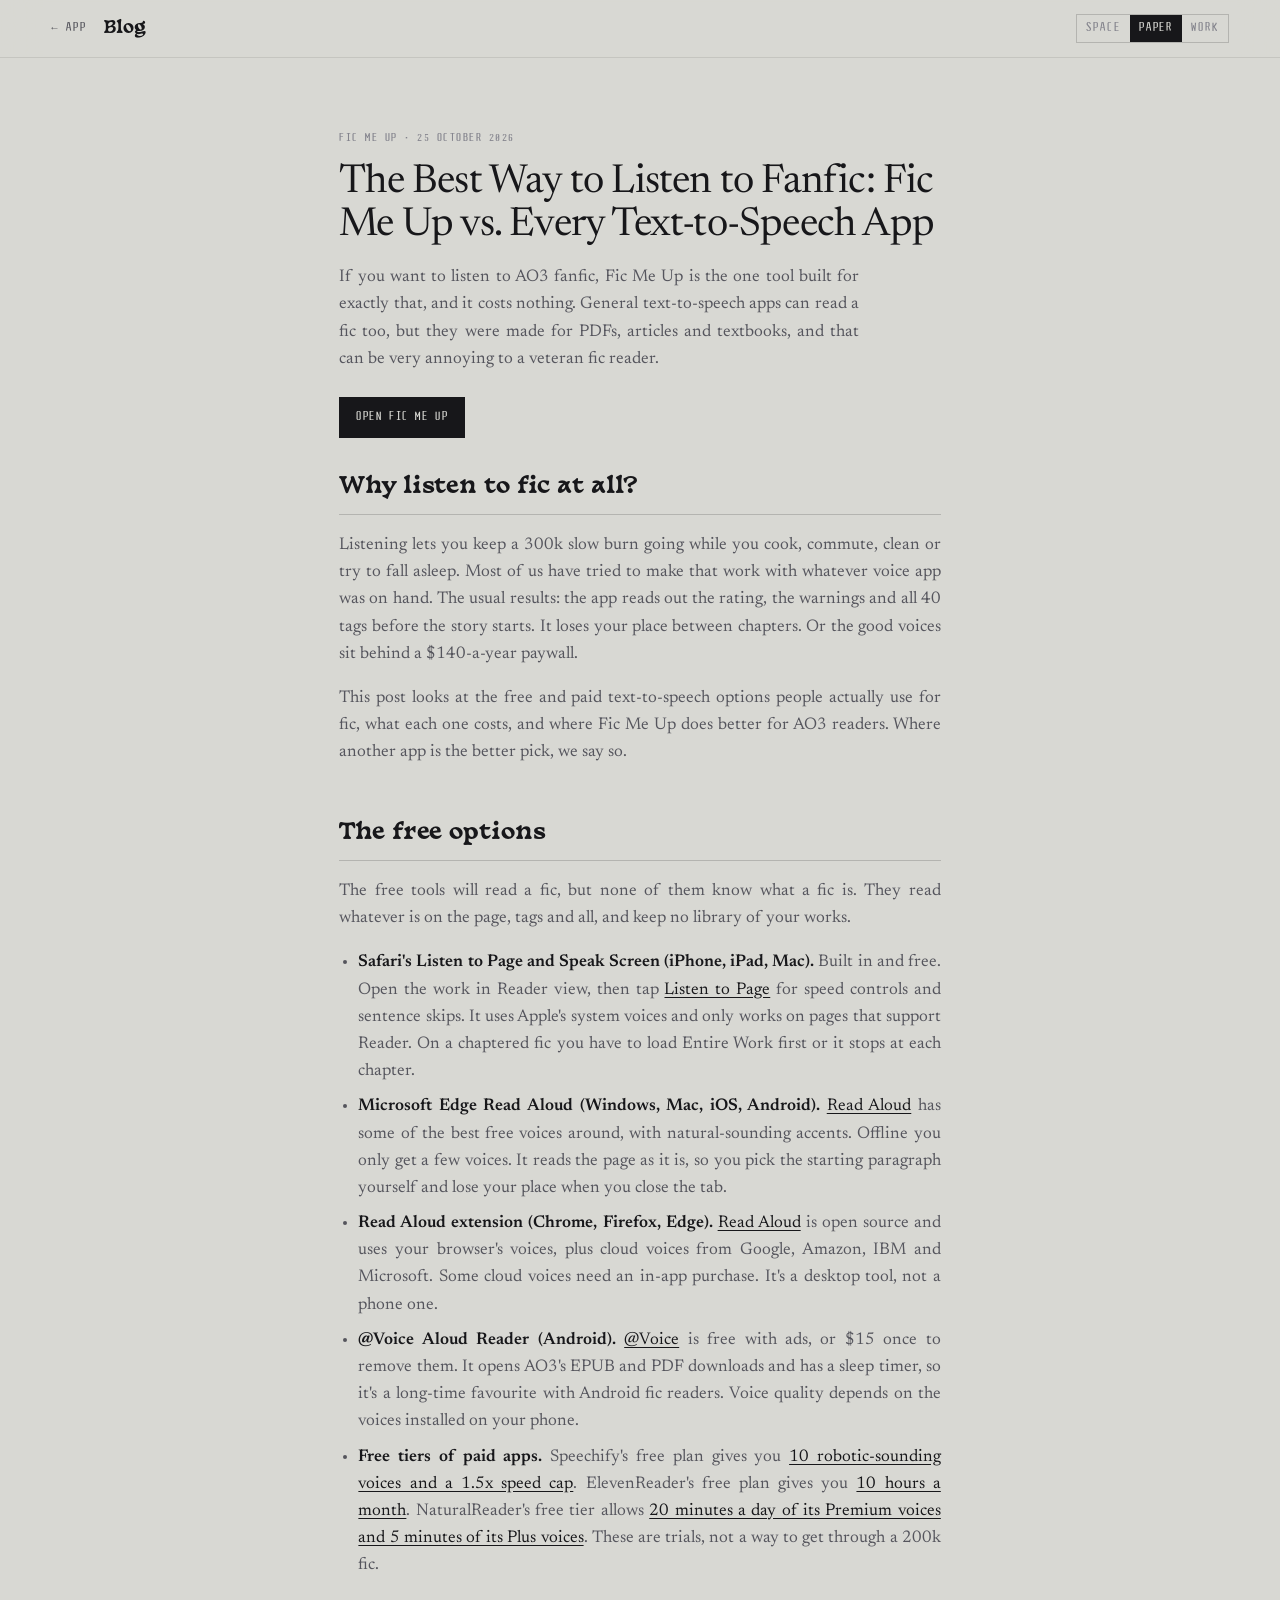
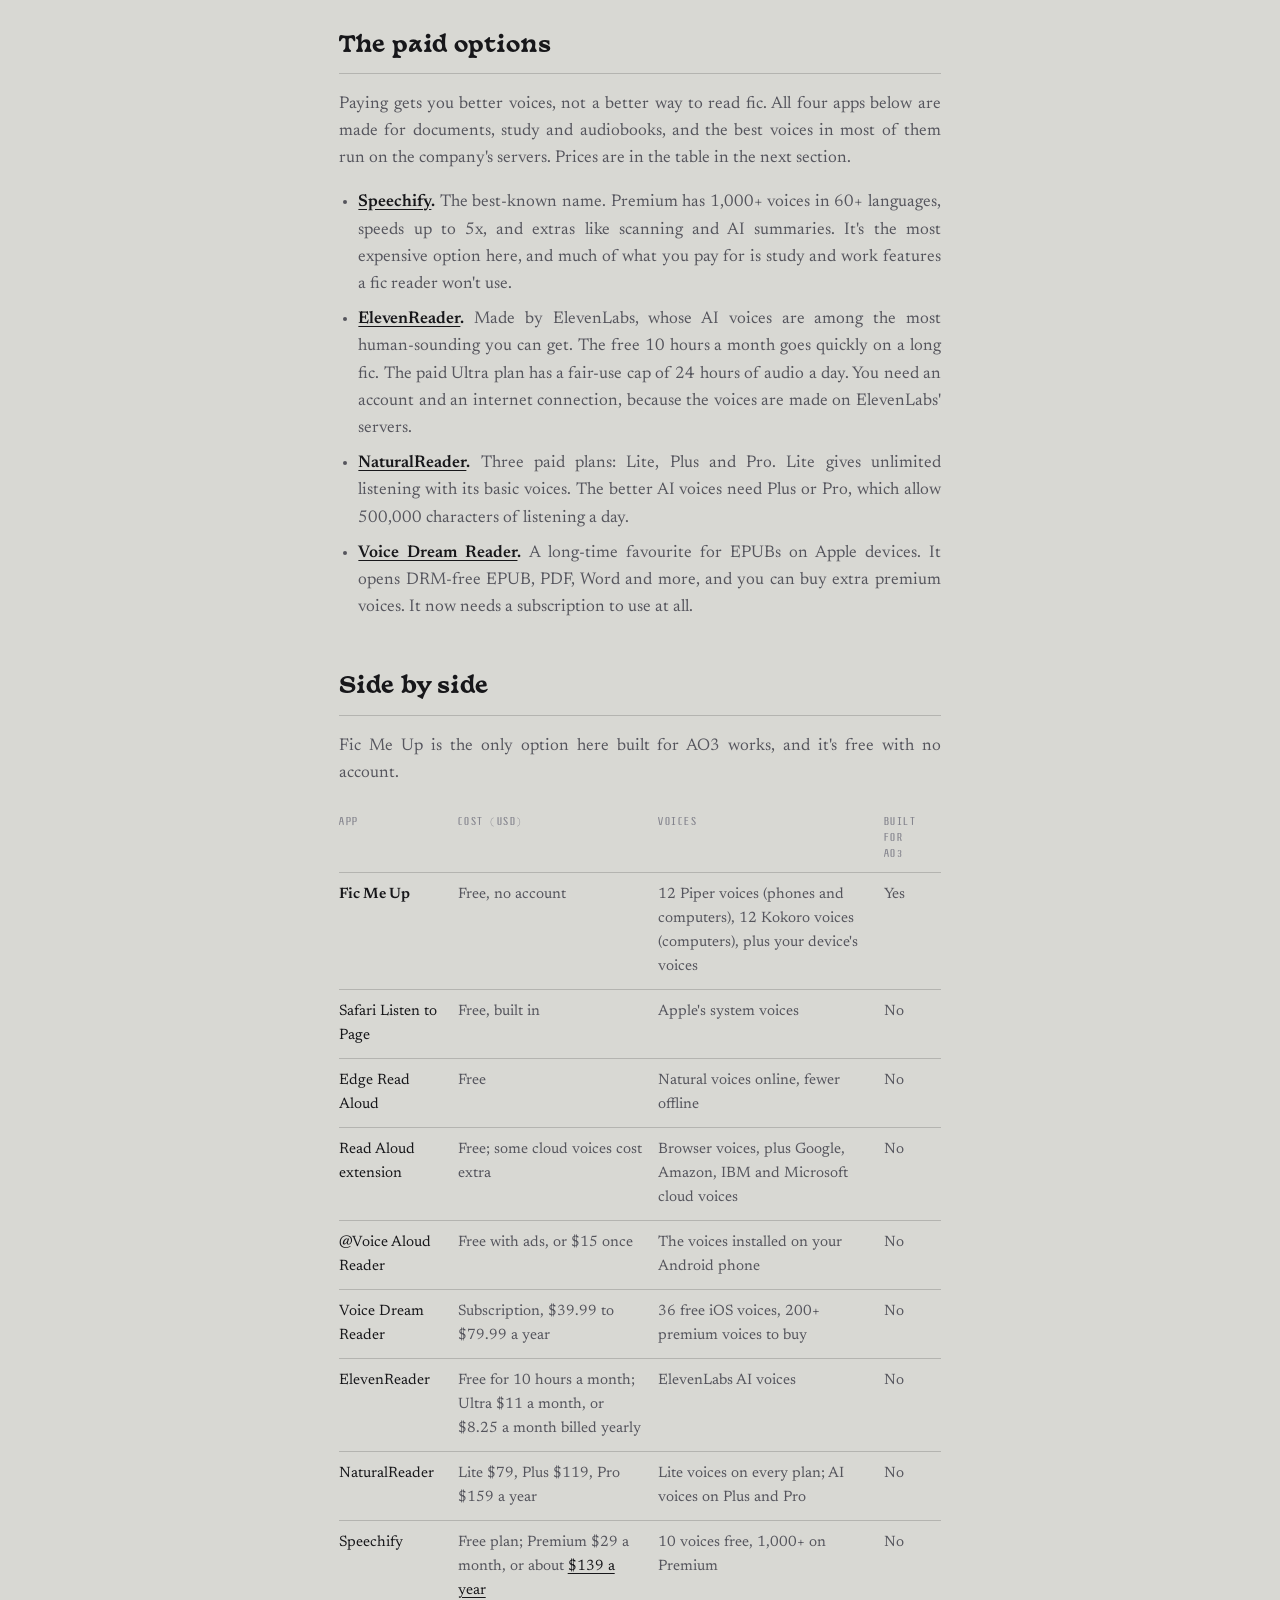
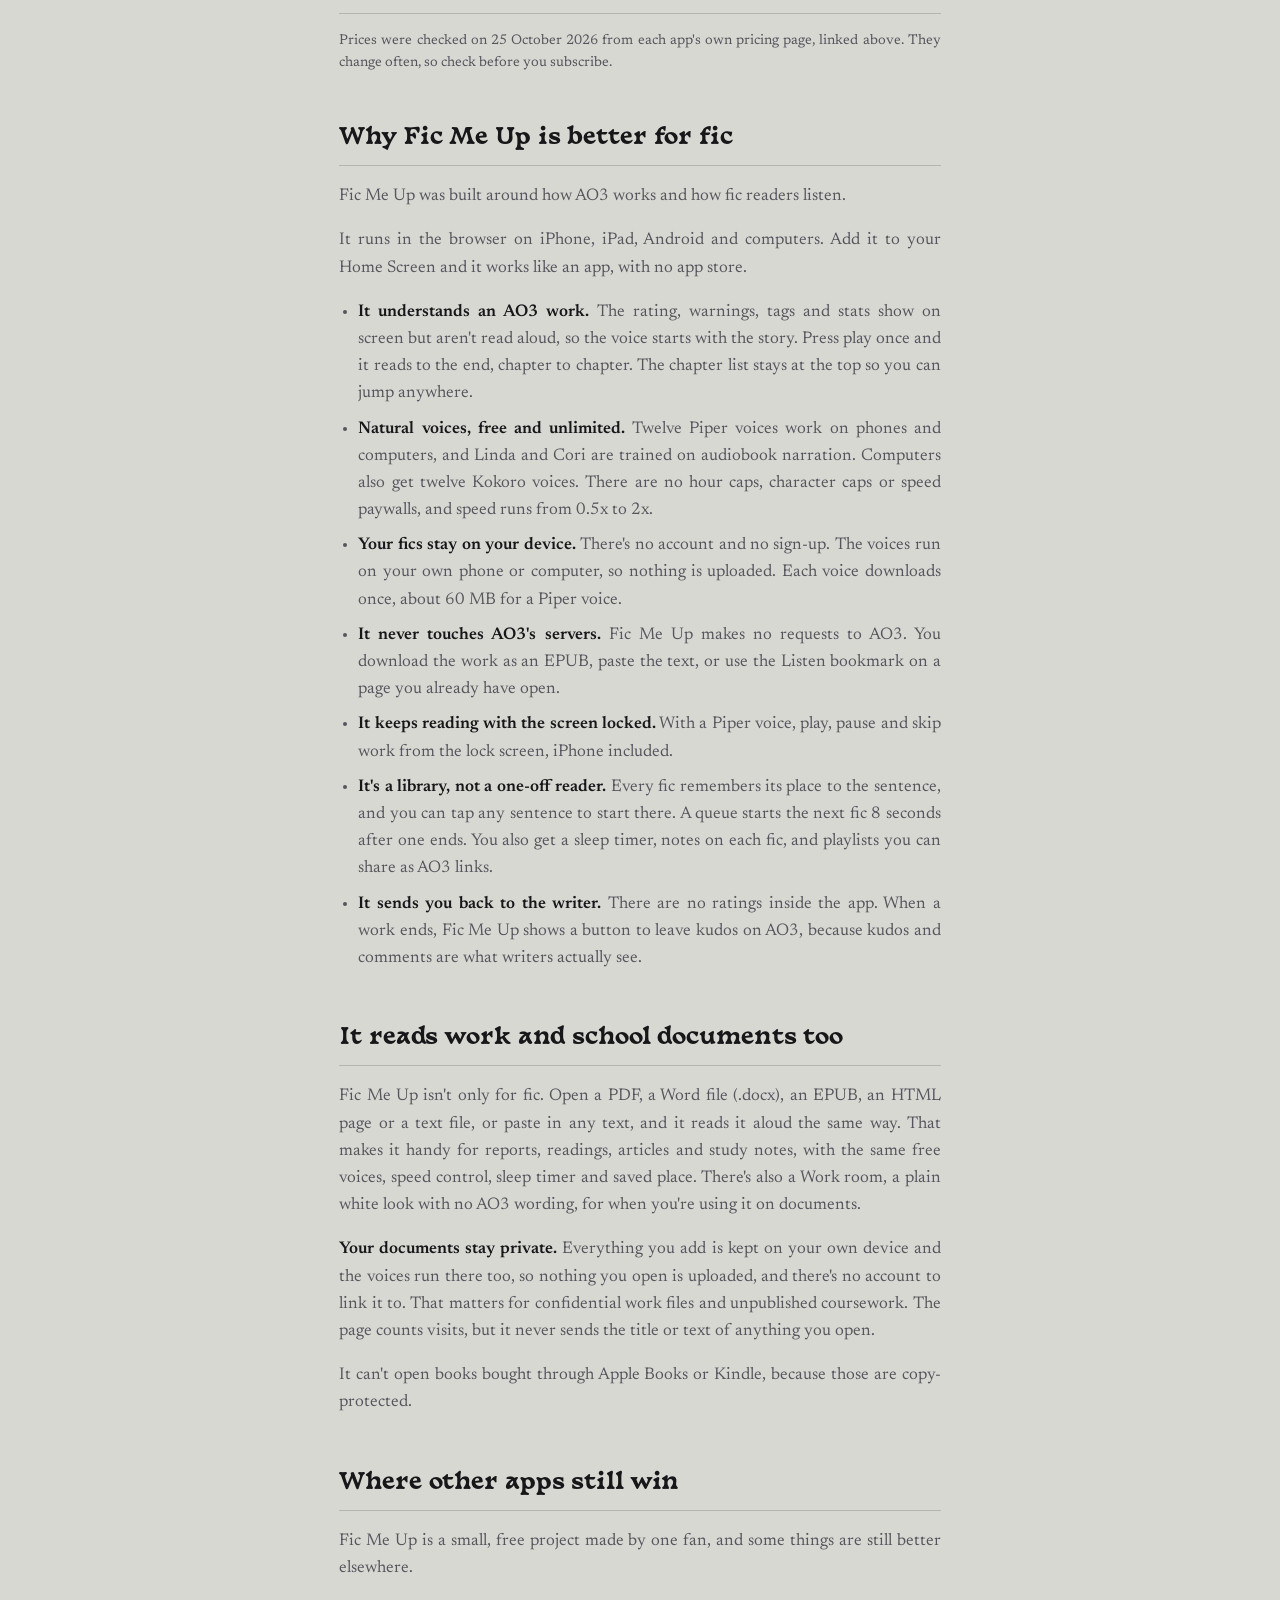
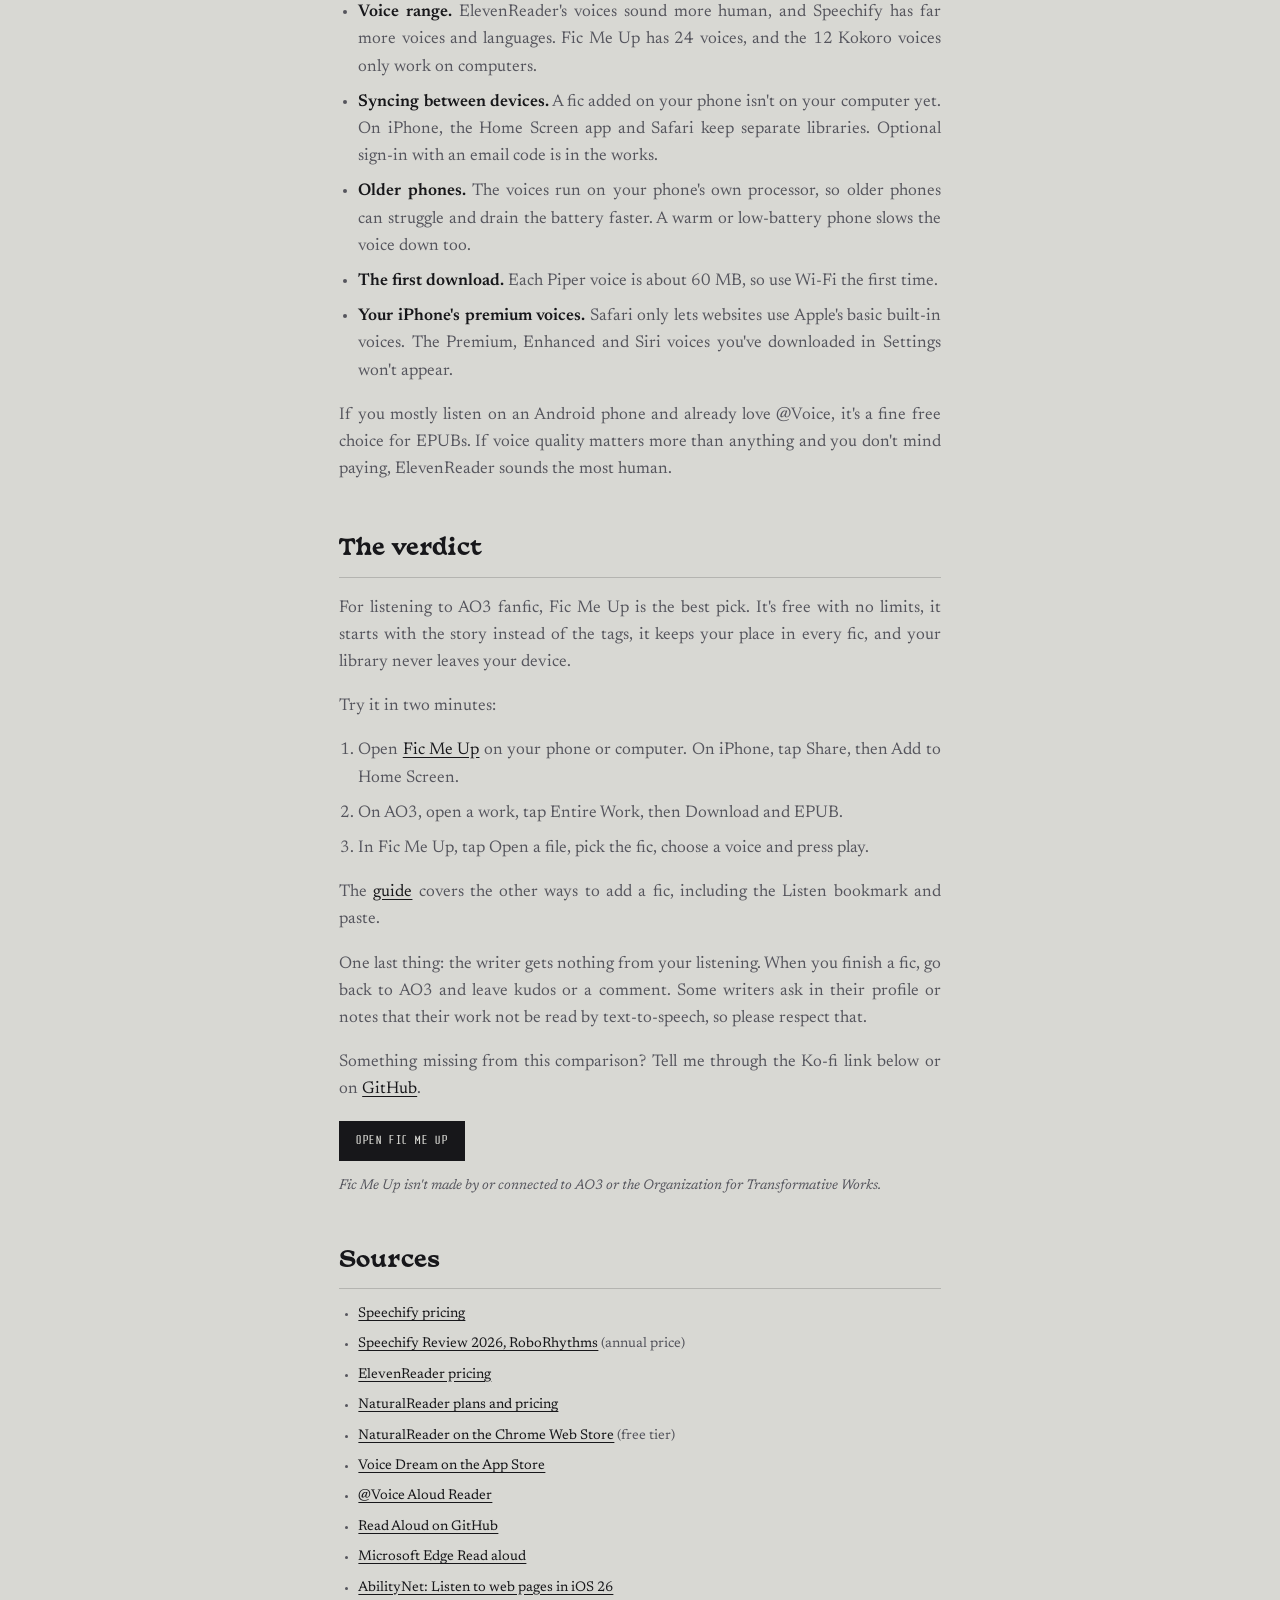
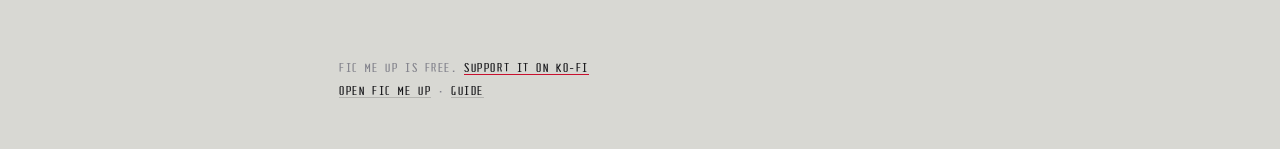
<file: blog/index.html>
<!doctype html>
<html lang="en">
<head>
<meta charset="utf-8">
<meta name="viewport" content="width=device-width, initial-scale=1, viewport-fit=cover">
<meta name="color-scheme" content="dark light">
<meta name="theme-color" content="#050505">
<title>Listen to AO3 Fanfic: Fic Me Up vs Every Text-to-Speech App</title>
<meta name="description" content="Free and paid text-to-speech apps compared for listening to AO3 fanfic: what Speechify, ElevenReader, NaturalReader and others cost, and why Fic Me Up is free and built for fic.">
<link rel="canonical" href="https://ficmeup.github.io/blog/">
<meta property="og:type" content="article">
<meta property="og:site_name" content="Fic Me Up">
<meta property="og:title" content="The Best Way to Listen to Fanfic: Fic Me Up vs. Every Text-to-Speech App">
<meta property="og:description" content="Free and paid text-to-speech apps compared for listening to AO3 fanfic, with prices checked on 25 October 2026.">
<meta property="og:url" content="https://ficmeup.github.io/blog/">
<meta property="og:image" content="https://ficmeup.github.io/icons/logo.png">
<meta name="twitter:card" content="summary">
<link rel="icon" type="image/svg+xml" href="../icons/icon.svg">
<link rel="icon" type="image/png" sizes="32x32" href="../icons/favicon-32.png">
<link rel="apple-touch-icon" href="../icons/apple-touch-icon.png">
<script type="application/ld+json">
{
  "@context": "https://schema.org",
  "@type": "Article",
  "headline": "The Best Way to Listen to Fanfic: Fic Me Up vs. Every Text-to-Speech App",
  "datePublished": "2026-10-25",
  "dateModified": "2026-10-25",
  "author": { "@type": "Organization", "name": "Fic Me Up" },
  "publisher": { "@type": "Organization", "name": "Fic Me Up" },
  "mainEntityOfPage": "https://ficmeup.github.io/blog/",
  "image": "https://ficmeup.github.io/icons/logo.png"
}
</script>
<script>
  (function () {
    var stored = null;
    try { stored = localStorage.getItem('fic-listener-room'); } catch (e) {}
    var room = stored || (matchMedia('(prefers-color-scheme: light)').matches ? 'paper' : 'dark');
    document.documentElement.setAttribute('data-room', room);
  })();
</script>
<link rel="preconnect" href="https://fonts.googleapis.com">
<link rel="preconnect" href="https://fonts.gstatic.com" crossorigin>
<link href="https://fonts.googleapis.com/css2?family=Newsreader:ital,opsz,wght@0,6..72,400;0,6..72,600;1,6..72,400&display=swap" rel="stylesheet">
<link rel="stylesheet" href="../style.css?v=63">
<style>
  .guide h1 { margin: 0; font: 400 clamp(26px, 5vw, 40px)/1.08 var(--read); letter-spacing: -0.02em; text-wrap: balance; }
  .guide .byline { margin: 0; font-family: var(--mono); font-size: 10px; letter-spacing: 0.15em; text-transform: uppercase; color: var(--faint); }
  .guide .sechead h2 {
    margin: 0; font: 400 clamp(25px, 3.6vw, 31px)/1.2 var(--head);
    letter-spacing: 0.08em; text-transform: uppercase;
  }
  :root[data-room="paper"] .guide .sechead h2 { font-size: clamp(18px, 2.6vw, 22px); letter-spacing: -0.005em; text-transform: none; }
  .guide a:not(.primary-btn) { color: var(--ink); text-underline-offset: 3px; }
  .guide .tablewrap { overflow-x: auto; margin: 16px 0; }
  .guide table { border-collapse: collapse; width: 100%; min-width: 34rem; font-size: 15px; }
  .guide th, .guide td { text-align: left; vertical-align: top; padding: 10px 12px 10px 0; border-bottom: 1px solid var(--rule); color: var(--dim); }
  .guide th { font-family: var(--mono); font-size: 10px; letter-spacing: 0.15em; text-transform: uppercase; color: var(--faint); font-weight: 400; }
  .guide td:first-child { color: var(--ink); }
  .guide .note { font-size: 14px; }
  .guide p, .guide li { text-align: justify; hyphens: auto; -webkit-hyphens: auto; }
  .guide td, .guide th, .guide .byline { text-align: left; hyphens: manual; }
</style>
<script data-goatcounter="https://ficmeup.goatcounter.com/count" async src="https://gc.zgo.at/count.js"></script>
</head>
<body>

<header class="topbar">
  <div class="left">
    <a class="text-btn" href="../" style="text-decoration:none">← App</a>
    <span class="brand">Blog</span>
  </div>
  <nav>
    <div class="roomtog" role="group" aria-label="Room">
      <button type="button" data-room="dark">Space</button>
      <button type="button" data-room="paper">Paper</button>
      <button type="button" data-room="work">Work</button>
    </div>
  </nav>
</header>

<main class="page guide">
  <article>
  <section class="open">
    <p class="byline">Fic Me Up · 25 October 2026</p>
    <h1><span class="not-work">The Best Way to Listen to Fanfic</span><span class="only-work">The Best Way to Listen to Your Documents</span>: Fic Me Up vs. Every Text-to-Speech App</h1>
    <p class="only-work">If you need to listen to documents for work or school, Fic Me Up reads them aloud for free. Most text-to-speech apps charge a subscription, limit how much you can listen to, or run their best voices on their own servers.</p>
    <p class="not-work">If you want to listen to AO3 fanfic, Fic Me Up is the one tool built for exactly that, and it costs nothing. General text-to-speech apps can read a fic too, but they were made for PDFs, articles and textbooks, and that can be very annoying to a veteran fic reader.</p>
    <div class="cta"><a class="primary-btn" href="../">Open Fic Me Up</a></div>
  </section>

  <section class="only-work">
    <div class="sechead"><h2>Why listen to documents?</h2></div>
    <p>Listening lets you get through a long report, a stack of readings or a set of notes while you walk, commute or rest your eyes. It's also a good way to catch mistakes in your own writing by hearing it read back. The catch is that many apps charge for good voices or limit your hours.</p>
    <p>This post looks at the free and paid text-to-speech options people actually use, what each one costs, and where Fic Me Up fits. Where another app is the better pick, we say so.</p>
  </section>

  <section class="not-work">
    <div class="sechead"><h2>Why listen to fic at all?</h2></div>
    <p>Listening lets you keep a 300k slow burn going while you cook, commute, clean or try to fall asleep. Most of us have tried to make that work with whatever voice app was on hand. The usual results: the app reads out the rating, the warnings and all 40 tags before the story starts. It loses your place between chapters. Or the good voices sit behind a $140-a-year paywall.</p>
    <p>This post looks at the free and paid text-to-speech options people actually use for fic, what each one costs, and where Fic Me Up does better for AO3 readers. Where another app is the better pick, we say so.</p>
  </section>

  <section>
    <div class="sechead"><h2>The free options</h2></div>
    <p><span class="not-work">The free tools will read a fic, but none of them know what a fic is. They read whatever is on the page, tags and all, and keep no library of your works.</span><span class="only-work">The free tools will read what's on a page, but none of them are built around documents you want to come back to, or keep a library of them.</span></p>
    <ul>
      <li><b>Safari's Listen to Page and Speak Screen (iPhone, iPad, Mac).</b> Built in and free. Open the work in Reader view, then tap <a href="https://mcmw.abilitynet.org.uk/how-to-listen-to-web-pages-in-ios-26-on-your-iphone-or-ipad" rel="noopener">Listen to Page</a> for speed controls and sentence skips. It uses Apple's system voices and only works on pages that support Reader.<span class="not-work"> On a chaptered fic you have to load Entire Work first or it stops at each chapter.</span></li>
      <li><b>Microsoft Edge Read Aloud (Windows, Mac, iOS, Android).</b> <a href="https://explore.microsoft.com/en-us/edge/features/read-aloud" rel="noopener">Read Aloud</a> has some of the best free voices around, with natural-sounding accents. Offline you only get a few voices. It reads the page as it is, so you pick the starting paragraph yourself and lose your place when you close the tab.</li>
      <li><b>Read Aloud extension (Chrome, Firefox, Edge).</b> <a href="https://github.com/ken107/read-aloud" rel="noopener">Read Aloud</a> is open source and uses your browser's voices, plus cloud voices from Google, Amazon, IBM and Microsoft. Some cloud voices need an in-app purchase. It's a desktop tool, not a phone one.</li>
      <li><b>@Voice Aloud Reader (Android).</b> <a href="https://hyperionics.com/atVoice/" rel="noopener">@Voice</a> is free with ads, or $15 once to remove them. <span class="not-work">It opens AO3's EPUB and PDF downloads and has a sleep timer, so it's a long-time favourite with Android fic readers.</span><span class="only-work">It opens web articles, PDFs, documents and EPUB books, and has a sleep timer.</span> Voice quality depends on the voices installed on your phone.</li>
      <li><b>Free tiers of paid apps.</b> Speechify's free plan gives you <a href="https://speechify.com/pricing/" rel="noopener">10 robotic-sounding voices and a 1.5x speed cap</a>. ElevenReader's free plan gives you <a href="https://www.elevenreader.io/pricing" rel="noopener">10 hours a month</a>. NaturalReader's free tier allows <a href="https://chromewebstore.google.com/detail/natural-reader-text-to-sp/kohfgcgbkjodfcfkcackpagifgbcmimk?hl=en" rel="noopener">20 minutes a day of its Premium voices and 5 minutes of its Plus voices</a>. <span class="not-work">These are trials, not a way to get through a 200k fic.</span><span class="only-work">These are trials, not a way to get through a long report or a stack of readings.</span></li>
    </ul>
  </section>

  <section>
    <div class="sechead"><h2>The paid options</h2></div>
    <p><span class="not-work">Paying gets you better voices, not a better way to read fic.</span><span class="only-work">Paying gets you better voices and more features.</span> All four apps below are made for documents, study and audiobooks, and the best voices in most of them run on the company's servers. Prices are in the table in the next section.</p>
    <ul>
      <li><b><a href="https://speechify.com/pricing/" rel="noopener">Speechify</a>.</b> The best-known name. Premium has 1,000+ voices in 60+ languages, speeds up to 5x, and extras like scanning and AI summaries. It's the most expensive option here<span class="not-work">, and much of what you pay for is study and work features a fic reader won't use.</span><span class="only-work">, though the study and work features suit document reading.</span></li>
      <li><b><a href="https://www.elevenreader.io/pricing" rel="noopener">ElevenReader</a>.</b> Made by ElevenLabs, whose AI voices are among the most human-sounding you can get. <span class="not-work">The free 10 hours a month goes quickly on a long fic.</span><span class="only-work">The free 10 hours a month goes quickly if you listen every day.</span> The paid Ultra plan has a fair-use cap of 24 hours of audio a day. You need an account and an internet connection, because the voices are made on ElevenLabs' servers.</li>
      <li><b><a href="https://help.naturalreaders.com/en/articles/8854700-plans-pricing" rel="noopener">NaturalReader</a>.</b> Three paid plans: Lite, Plus and Pro. Lite gives unlimited listening with its basic voices. The better AI voices need Plus or Pro, which allow 500,000 characters of listening a day.</li>
      <li><b><a href="https://apps.apple.com/us/app/voice-dream-natural-reader/id496177674" rel="noopener">Voice Dream Reader</a>.</b> A long-time favourite for EPUBs on Apple devices. It opens DRM-free EPUB, PDF, Word and more, and you can buy extra premium voices. It now needs a subscription to use at all.</li>
    </ul>
  </section>

  <section>
    <div class="sechead"><h2>Side by side</h2></div>
    <p class="not-work">Fic Me Up is the only option here built for AO3 works, and it's free with no account.</p>
    <p class="only-work">Fic Me Up is free, needs no account, and runs on your own device.</p>
    <div class="tablewrap">
    <table>
      <thead><tr><th>App</th><th>Cost (USD)</th><th>Voices</th><th class="not-work">Built for AO3</th></tr></thead>
      <tbody>
        <tr><td><b>Fic Me Up</b></td><td>Free, no account</td><td>12 Piper voices (phones and computers), 12 Kokoro voices (computers), plus your device's voices</td><td class="not-work">Yes</td></tr>
        <tr><td>Safari Listen to Page</td><td>Free, built in</td><td>Apple's system voices</td><td class="not-work">No</td></tr>
        <tr><td>Edge Read Aloud</td><td>Free</td><td>Natural voices online, fewer offline</td><td class="not-work">No</td></tr>
        <tr><td>Read Aloud extension</td><td>Free; some cloud voices cost extra</td><td>Browser voices, plus Google, Amazon, IBM and Microsoft cloud voices</td><td class="not-work">No</td></tr>
        <tr><td>@Voice Aloud Reader</td><td>Free with ads, or $15 once</td><td>The voices installed on your Android phone</td><td class="not-work">No</td></tr>
        <tr><td>Voice Dream Reader</td><td>Subscription, $39.99 to $79.99 a year</td><td>36 free iOS voices, 200+ premium voices to buy</td><td class="not-work">No</td></tr>
        <tr><td>ElevenReader</td><td>Free for 10 hours a month; Ultra $11 a month, or $8.25 a month billed yearly</td><td>ElevenLabs AI voices</td><td class="not-work">No</td></tr>
        <tr><td>NaturalReader</td><td>Lite $79, Plus $119, Pro $159 a year</td><td>Lite voices on every plan; AI voices on Plus and Pro</td><td class="not-work">No</td></tr>
        <tr><td>Speechify</td><td>Free plan; Premium $29 a month, or about <a href="https://www.roborhythms.com/speechify-review-2026/" rel="noopener">$139 a year</a></td><td>10 voices free, 1,000+ on Premium</td><td class="not-work">No</td></tr>
      </tbody>
    </table>
    </div>
    <p class="note">Prices were checked on 25 October 2026 from each app's own pricing page, linked above. They change often, so check before you subscribe.</p>
  </section>

  <section>
    <div class="sechead"><h2>Why Fic Me Up is better for <span class="not-work">fic</span><span class="only-work">documents</span></h2></div>
    <p class="not-work">Fic Me Up was built around how AO3 works and how fic readers listen.</p>
    <p>It runs in the browser on iPhone, iPad, Android and computers. Add it to your Home Screen and it works like an app, with no app store.</p>
    <ul>
      <li class="only-work"><b>It reads many kinds of file.</b> PDF, Word (.docx), EPUB, HTML and text files open directly, and you can paste in any text. Press play once and it reads to the end, and you can tap any sentence to start there.</li>
      <li class="not-work"><b>It understands an AO3 work.</b> The rating, warnings, tags and stats show on screen but aren't read aloud, so the voice starts with the story. Press play once and it reads to the end, chapter to chapter. The chapter list stays at the top so you can jump anywhere.</li>
      <li><b>Natural voices, free and unlimited.</b> Twelve Piper voices work on phones and computers, and Linda and Cori are trained on audiobook narration. Computers also get twelve Kokoro voices. There are no hour caps, character caps or speed paywalls, and speed runs from 0.5x to 2x.</li>
      <li><b>Your <span class="not-work">fics</span><span class="only-work">documents</span> stay on your device.</b> There's no account and no sign-up. The voices run on your own phone or computer, so nothing is uploaded. Each voice downloads once, about 60 MB for a Piper voice.</li>
      <li class="not-work"><b>It never touches AO3's servers.</b> Fic Me Up makes no requests to AO3. You download the work as an EPUB, paste the text, or use the Listen bookmark on a page you already have open.</li>
      <li><b>It keeps reading with the screen locked.</b> With a Piper voice, play, pause and skip work from the lock screen, iPhone included.</li>
      <li><b>It's a library, not a one-off reader.</b> <span class="not-work">Every fic remembers its place to the sentence, and you can tap any sentence to start there. A queue starts the next fic 8 seconds after one ends. You also get a sleep timer, notes on each fic, and playlists you can share as AO3 links.</span><span class="only-work">Every document remembers its place to the sentence, and you can tap any sentence to start there. A queue starts the next document 8 seconds after one ends. You also get a sleep timer, notes on each document, and playlists.</span></li>
      <li class="not-work"><b>It sends you back to the writer.</b> There are no ratings inside the app. When a work ends, Fic Me Up shows a button to leave kudos on AO3, because kudos and comments are what writers actually see.</li>
    </ul>
  </section>

  <section class="only-work">
    <div class="sechead"><h2>What it can open, and what stays private</h2></div>
    <p>Open a PDF, a Word file (.docx), an EPUB, an HTML page or a text file, or paste in any text, and it reads it aloud. It suits reports, readings, articles and study notes, with the same free voices, speed control, sleep timer and saved place.</p>
    <p><b>Your documents stay private.</b> Everything you add is kept on your own device and the voices run there too, so nothing you open is uploaded, and there's no account to link it to. That matters for confidential work files and unpublished coursework. The page counts visits, but it never sends the title or text of anything you open.</p>
    <p>It can't open books bought through Apple Books or Kindle, because those are copy-protected.</p>
  </section>

  <section class="not-work">
    <div class="sechead"><h2>It reads work and school documents too</h2></div>
    <p>Fic Me Up isn't only for fic. Open a PDF, a Word file (.docx), an EPUB, an HTML page or a text file, or paste in any text, and it reads it aloud the same way. That makes it handy for reports, readings, articles and study notes, with the same free voices, speed control, sleep timer and saved place. There's also a Work room, a plain white look with no AO3 wording, for when you're using it on documents.</p>
    <p><b>Your documents stay private.</b> Everything you add is kept on your own device and the voices run there too, so nothing you open is uploaded, and there's no account to link it to. That matters for confidential work files and unpublished coursework. The page counts visits, but it never sends the title or text of anything you open.</p>
    <p>It can't open books bought through Apple Books or Kindle, because those are copy-protected.</p>
  </section>

  <section>
    <div class="sechead"><h2>Where other apps still win</h2></div>
    <p>Fic Me Up is a small, free project made by one fan, and some things are still better elsewhere.</p>
    <ul>
      <li><b>Voice range.</b> ElevenReader's voices sound more human, and Speechify has far more voices and languages. Fic Me Up has 24 voices, and the 12 Kokoro voices only work on computers.</li>
      <li><b>Syncing between devices.</b> <span class="not-work">A fic</span><span class="only-work">A document</span> added on your phone isn't on your computer yet. On iPhone, the Home Screen app and Safari keep separate libraries. Optional sign-in with an email code is in the works.</li>
      <li><b>Older phones.</b> The voices run on your phone's own processor, so older phones can struggle and drain the battery faster. A warm or low-battery phone slows the voice down too.</li>
      <li><b>The first download.</b> Each Piper voice is about 60 MB, so use Wi-Fi the first time.</li>
      <li><b>Your iPhone's premium voices.</b> Safari only lets websites use Apple's basic built-in voices. The Premium, Enhanced and Siri voices you've downloaded in Settings won't appear.</li>
    </ul>
    <p>If you mostly listen on an Android phone and already love @Voice, it's a fine free choice for EPUBs. If voice quality matters more than anything and you don't mind paying, ElevenReader sounds the most human.</p>
  </section>

  <section>
    <div class="sechead"><h2>The verdict</h2></div>
    <p class="not-work">For listening to AO3 fanfic, Fic Me Up is the best pick. It's free with no limits, it starts with the story instead of the tags, it keeps your place in every fic, and your library never leaves your device.</p>
    <p class="only-work">For listening to documents for work or school, Fic Me Up is a strong free pick. It has no limits on how much you listen, it keeps your place in every document, and your files never leave your device.</p>
    <p>Try it in two minutes:</p>
    <ol>
      <li>Open <a href="../">Fic Me Up</a> on your phone or computer. On iPhone, tap Share, then Add to Home Screen.</li>
      <li class="not-work">On AO3, open a work, tap Entire Work, then Download and EPUB.</li>
      <li class="not-work">In Fic Me Up, tap Open a file, pick the fic, choose a voice and press play.</li>
      <li class="only-work">Tap Open a file and pick a PDF, Word, EPUB, HTML or text file, or tap Paste to add text.</li>
      <li class="only-work">Choose a voice and press play.</li>
    </ol>
    <p>The <a href="../guide.html">guide</a> <span class="not-work">covers the other ways to add a fic, including the Listen bookmark and paste.</span><span class="only-work">covers the other ways to add a document, including paste.</span></p>
    <p class="not-work">One last thing: the writer gets nothing from your listening. When you finish a fic, go back to AO3 and leave kudos or a comment. Some writers ask in their profile or notes that their work not be read by text-to-speech, so please respect that.</p>
    <p>Something missing from this comparison? Tell me through the Ko-fi link below or on <a href="https://github.com/ficmeup/ficmeup.github.io/issues" rel="noopener">GitHub</a>.</p>
    <div class="cta"><a class="primary-btn" href="../">Open Fic Me Up</a></div>
    <p class="note not-work"><i>Fic Me Up isn't made by or connected to AO3 or the Organization for Transformative Works.</i></p>
  </section>

  <section>
    <div class="sechead"><h2>Sources</h2></div>
    <ul class="note">
      <li><a href="https://speechify.com/pricing/" rel="noopener">Speechify pricing</a></li>
      <li><a href="https://www.roborhythms.com/speechify-review-2026/" rel="noopener">Speechify Review 2026, RoboRhythms</a> (annual price)</li>
      <li><a href="https://www.elevenreader.io/pricing" rel="noopener">ElevenReader pricing</a></li>
      <li><a href="https://help.naturalreaders.com/en/articles/8854700-plans-pricing" rel="noopener">NaturalReader plans and pricing</a></li>
      <li><a href="https://chromewebstore.google.com/detail/natural-reader-text-to-sp/kohfgcgbkjodfcfkcackpagifgbcmimk?hl=en" rel="noopener">NaturalReader on the Chrome Web Store</a> (free tier)</li>
      <li><a href="https://apps.apple.com/us/app/voice-dream-natural-reader/id496177674" rel="noopener">Voice Dream on the App Store</a></li>
      <li><a href="https://hyperionics.com/atVoice/" rel="noopener">@Voice Aloud Reader</a></li>
      <li><a href="https://github.com/ken107/read-aloud" rel="noopener">Read Aloud on GitHub</a></li>
      <li><a href="https://explore.microsoft.com/en-us/edge/features/read-aloud" rel="noopener">Microsoft Edge Read aloud</a></li>
      <li><a href="https://mcmw.abilitynet.org.uk/how-to-listen-to-web-pages-in-ios-26-on-your-iphone-or-ipad" rel="noopener">AbilityNet: Listen to web pages in iOS 26</a></li>
    </ul>
  </section>
  </article>

  <footer class="foot mono">
    <span>Fic Me Up is free. <a class="kofi" href="https://ko-fi.com/thisandthatspace" target="_blank" rel="noopener">Support it on Ko-fi</a></span>
    <span><a href="../">Open Fic Me Up</a> · <a href="../guide.html">Guide</a></span>
  </footer>
</main>

<script>
(function () {
  var FIC_TITLE = document.title;
  var buttons = document.querySelectorAll('.roomtog button');
  function apply(room) {
    document.documentElement.setAttribute('data-room', room);
    buttons.forEach(function (b) { b.setAttribute('aria-pressed', String(b.dataset.room === room)); });
    var meta = document.querySelector('meta[name="theme-color"]');
    document.title = room === 'work' ? 'Listen to Documents: Fic Me Up vs Every Text-to-Speech App' : FIC_TITLE;
    if (meta) meta.setAttribute('content', ({ dark: '#050505', paper: '#D8D8D3', work: '#FFFFFF' })[room] || '#050505');
  }
  apply(document.documentElement.getAttribute('data-room'));
  buttons.forEach(function (b) {
    b.addEventListener('click', function () {
      try { localStorage.setItem('fic-listener-room', b.dataset.room); } catch (e) {}
      apply(b.dataset.room);
    });
  });
})();
</script>
</body>
</html>
</file>
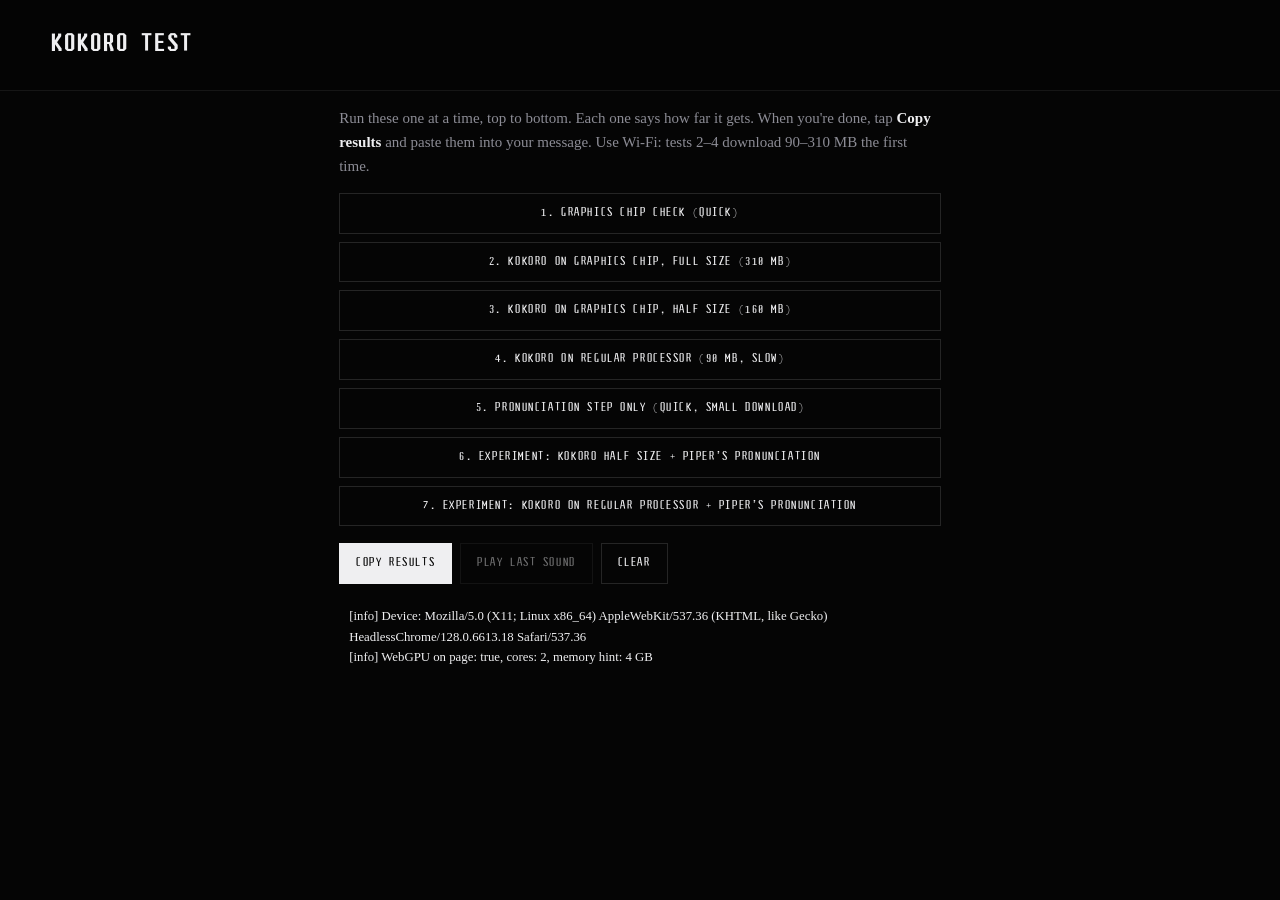
<file: diag.html>
<!doctype html>
<html lang="en">
<head>
<meta charset="utf-8">
<meta name="viewport" content="width=device-width, initial-scale=1, viewport-fit=cover">
<meta name="color-scheme" content="light dark">
<title>Kokoro Test</title>
<link rel="stylesheet" href="style.css?v=10">
<style>
  .tests { display: grid; gap: 8px; }
  .tests button { width: 100%; text-align: left; }
  #log { white-space: pre-wrap; font-size: 0.8rem; background: var(--surface); border: 1px solid var(--border); border-radius: 10px; padding: 10px; min-height: 6em; overflow-wrap: anywhere; }
  #live { font-weight: 600; }
  .row { display: flex; gap: 8px; flex-wrap: wrap; margin: 12px 0; }
</style>
</head>
<body>
<header class="topbar"><h1>Kokoro Test</h1></header>
<main class="page">
  <p class="hint">Run these one at a time, top to bottom. Each one says how far it gets. When you're done, tap <b>Copy results</b> and paste them into your message. Use Wi-Fi: tests 2–4 download 90–310 MB the first time.</p>
  <div class="tests">
    <button class="secondary-btn" data-test="gpu">1. Graphics chip check (quick)</button>
    <button class="secondary-btn" data-test="webgpu/fp32">2. Kokoro on graphics chip, full size (310 MB)</button>
    <button class="secondary-btn" data-test="webgpu/fp16">3. Kokoro on graphics chip, half size (160 MB)</button>
    <button class="secondary-btn" data-test="wasm/q8">4. Kokoro on regular processor (90 MB, slow)</button>
    <button class="secondary-btn" data-test="pronounce">5. Pronunciation step only (quick, small download)</button>
    <button class="secondary-btn" data-test="piper+webgpu/fp16">6. Experiment: Kokoro half size + Piper’s pronunciation</button>
    <button class="secondary-btn" data-test="piper+wasm/q8">7. Experiment: Kokoro on regular processor + Piper’s pronunciation</button>
  </div>
  <p id="live"></p>
  <div class="row">
    <button class="primary-btn" id="copyBtn">Copy results</button>
    <button class="secondary-btn" id="playBtn" disabled>Play last sound</button>
    <button class="secondary-btn" id="clearBtn">Clear</button>
  </div>
  <div id="log"></div>
</main>
<script>
(() => {
  const $ = s => document.querySelector(s);
  const KEY = 'fic-listener-kokoro-diag';
  let lines = [];
  try { lines = JSON.parse(sessionStorage.getItem(KEY) || '[]'); } catch {}
  let running = null, started = 0, lastAlive = 0, lastUrl = null;

  const save = () => { try { sessionStorage.setItem(KEY, JSON.stringify(lines)); } catch {} };
  const render = () => { $('#log').textContent = lines.join('\n'); };
  const add = msg => {
    const t = running ? ` +${((performance.now() - started) / 1000).toFixed(1)}s` : '';
    lines.push(`[${running || 'info'}${t}] ${msg}`);
    save(); render();
  };

  // If the page was reloaded mid-test, iOS most likely closed it for using too much memory.
  const unfinished = sessionStorage.getItem(KEY + '-running');
  if (unfinished) {
    lines.push(`[${unfinished}] ⚠ The page reloaded during this test, so iOS probably closed it (usually for using too much memory).`);
    sessionStorage.removeItem(KEY + '-running');
    save();
  }
  if (!lines.length) {
    add(`Device: ${navigator.userAgent}`);
    add(`WebGPU on page: ${!!navigator.gpu}, cores: ${navigator.hardwareConcurrency}, memory hint: ${navigator.deviceMemory || 'n/a'} GB`);
  }
  render();

  setInterval(() => {
    if (!running) return;
    const secs = ((performance.now() - started) / 1000).toFixed(0);
    const quiet = ((performance.now() - lastAlive) / 1000).toFixed(0);
    $('#live').textContent = `Running “${running}” for ${secs}s · worker ${quiet > 3 ? `silent for ${quiet}s (frozen?)` : 'responding'}`;
  }, 500);

  document.querySelectorAll('[data-test]').forEach(btn => {
    btn.onclick = () => {
      if (running) return add('A test is already running. Wait for it, or reload the page.');
      running = btn.dataset.test;
      started = lastAlive = performance.now();
      sessionStorage.setItem(KEY + '-running', running);
      add('Started.');
      const worker = new Worker('diag-worker.js?v=3', { type: 'module' });
      const finish = () => { worker.terminate(); sessionStorage.removeItem(KEY + '-running'); running = null; $('#live').textContent = ''; };
      worker.onerror = e => { add(`Worker crashed: ${e.message || 'no details'}`); finish(); };
      worker.onmessage = ({ data }) => {
        if (data.type === 'alive') { lastAlive = performance.now(); return; }
        if (data.type === 'step') add(data.msg);
        else if (data.type === 'progress') add(`Downloading/reading model: ${data.pct}%`);
        else if (data.type === 'audio') { if (lastUrl) URL.revokeObjectURL(lastUrl); lastUrl = URL.createObjectURL(data.blob); $('#playBtn').disabled = false; }
        else if (data.type === 'error') { add(`ERROR: ${data.msg}`); finish(); }
        else if (data.type === 'done') { add('Finished.'); finish(); }
      };
      const viaPiper = running.startsWith('piper+');
      const [device, dtype] = running.replace('piper+', '').split('/');
      worker.postMessage(running === 'gpu' || running === 'pronounce' ? { type: running }
        : { type: viaPiper ? 'viaPiper' : 'kokoro', device, dtype });
    };
  });

  $('#playBtn').onclick = () => { if (lastUrl) new Audio(lastUrl).play().catch(e => add(`Couldn’t play: ${e.name}`)); };
  $('#clearBtn').onclick = () => { lines = []; save(); location.reload(); };
  $('#copyBtn').onclick = async () => {
    const text = lines.join('\n');
    try { await navigator.clipboard.writeText(text); $('#copyBtn').textContent = 'Copied!'; }
    catch { prompt('Copy these results:', text); }
    setTimeout(() => { $('#copyBtn').textContent = 'Copy results'; }, 2000);
  };
})();
</script>
</body>
</html>
</file>
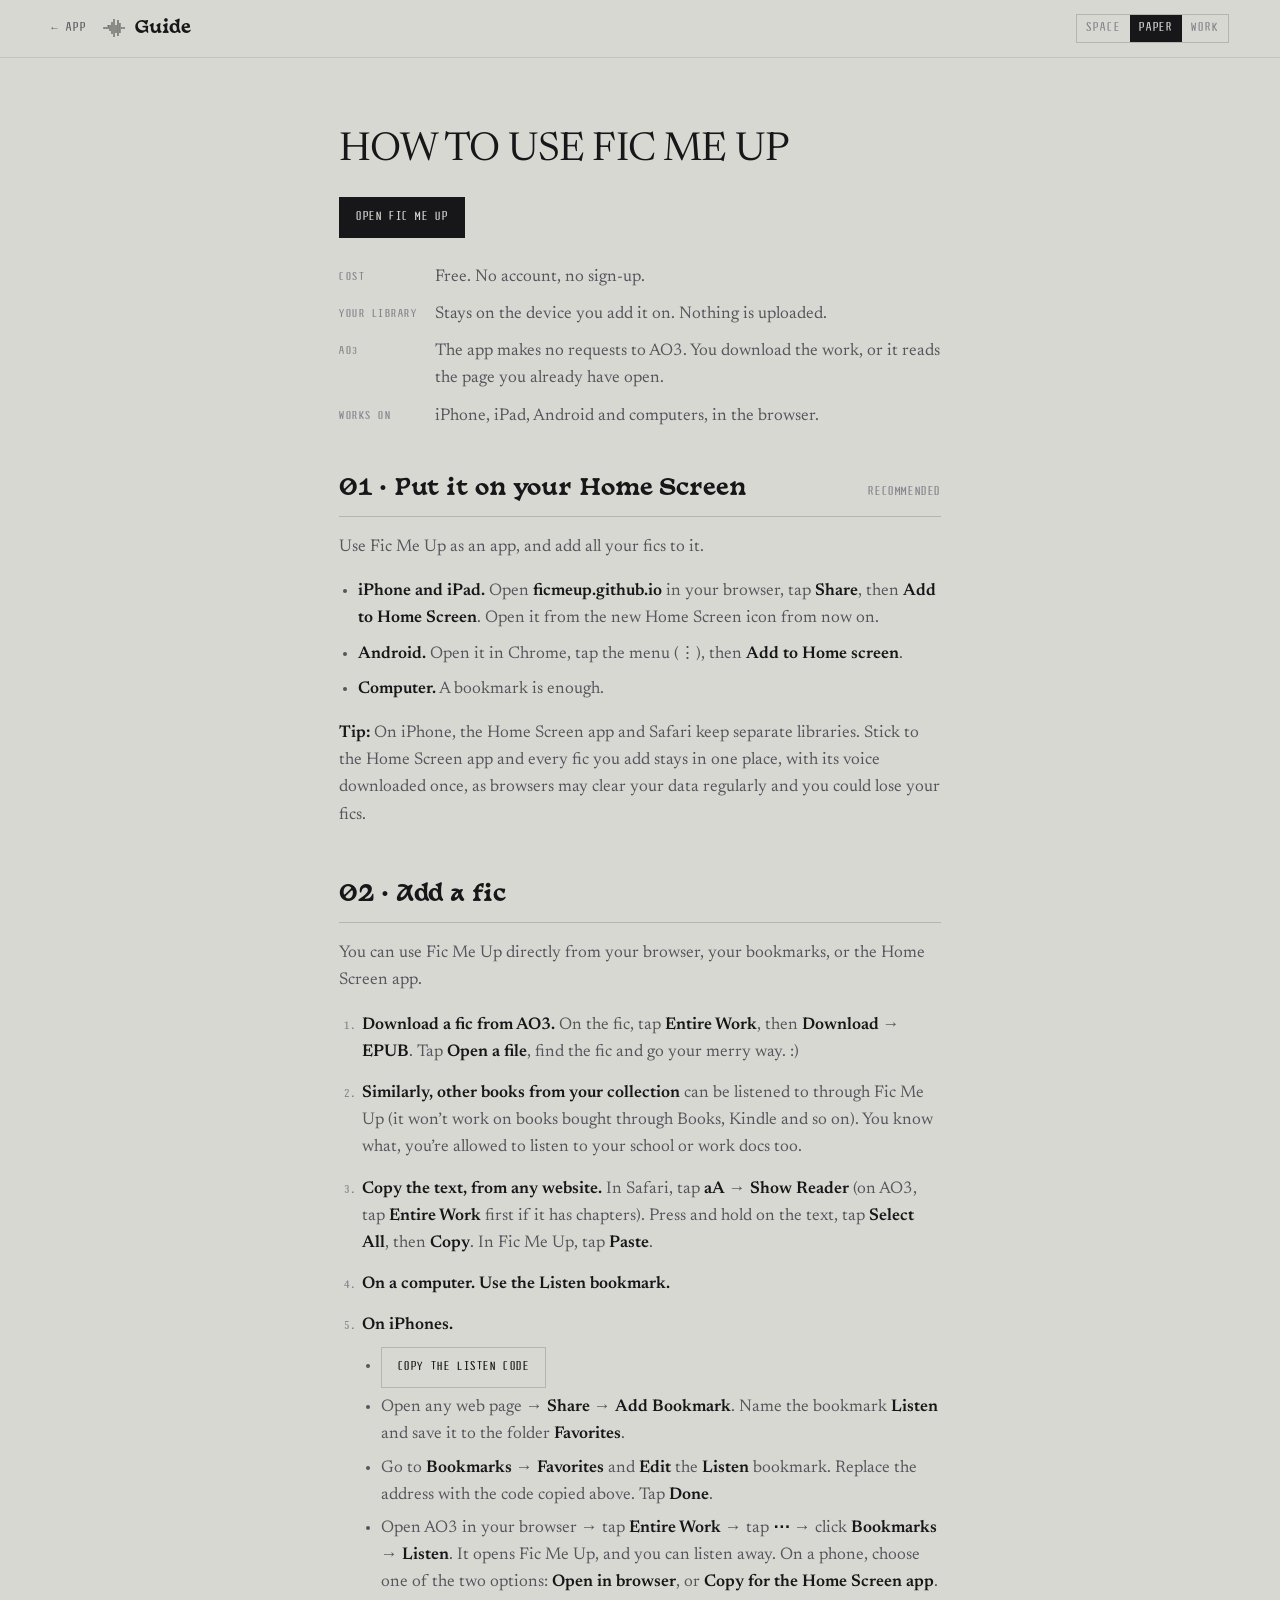
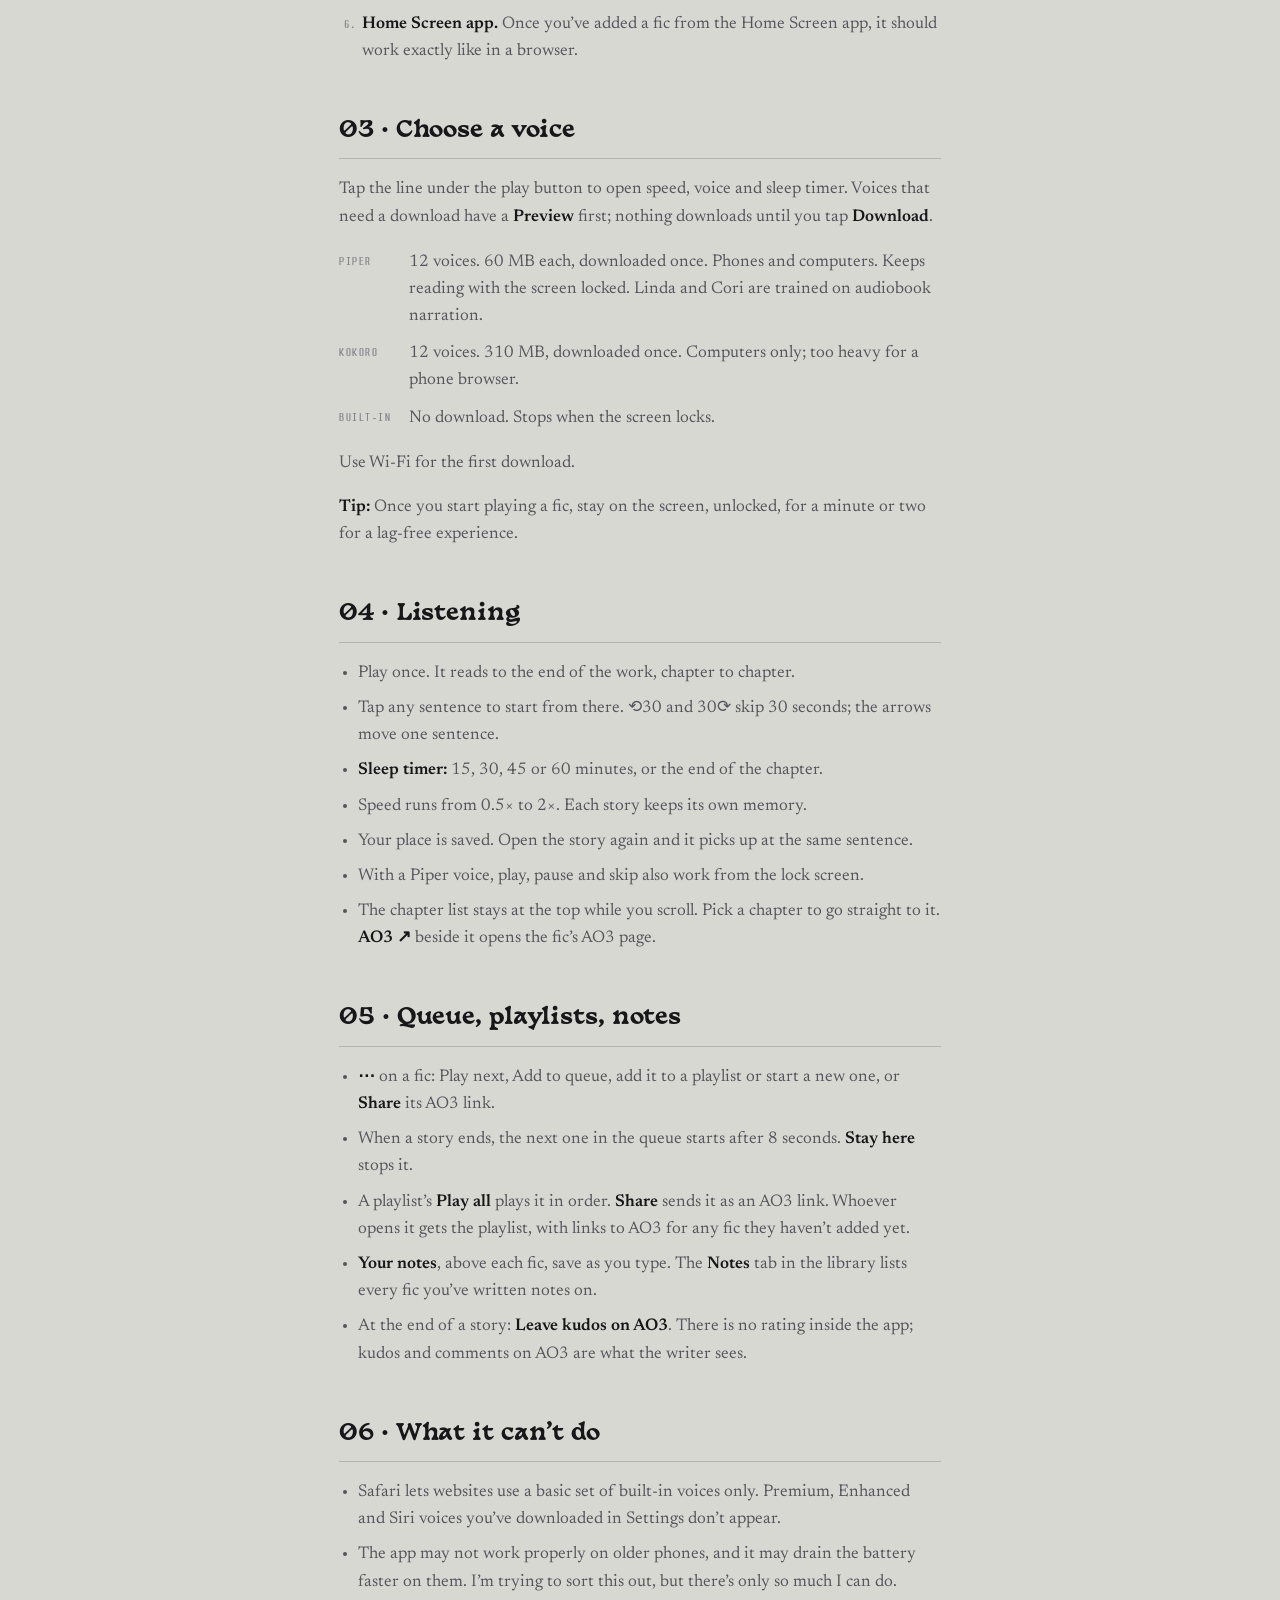
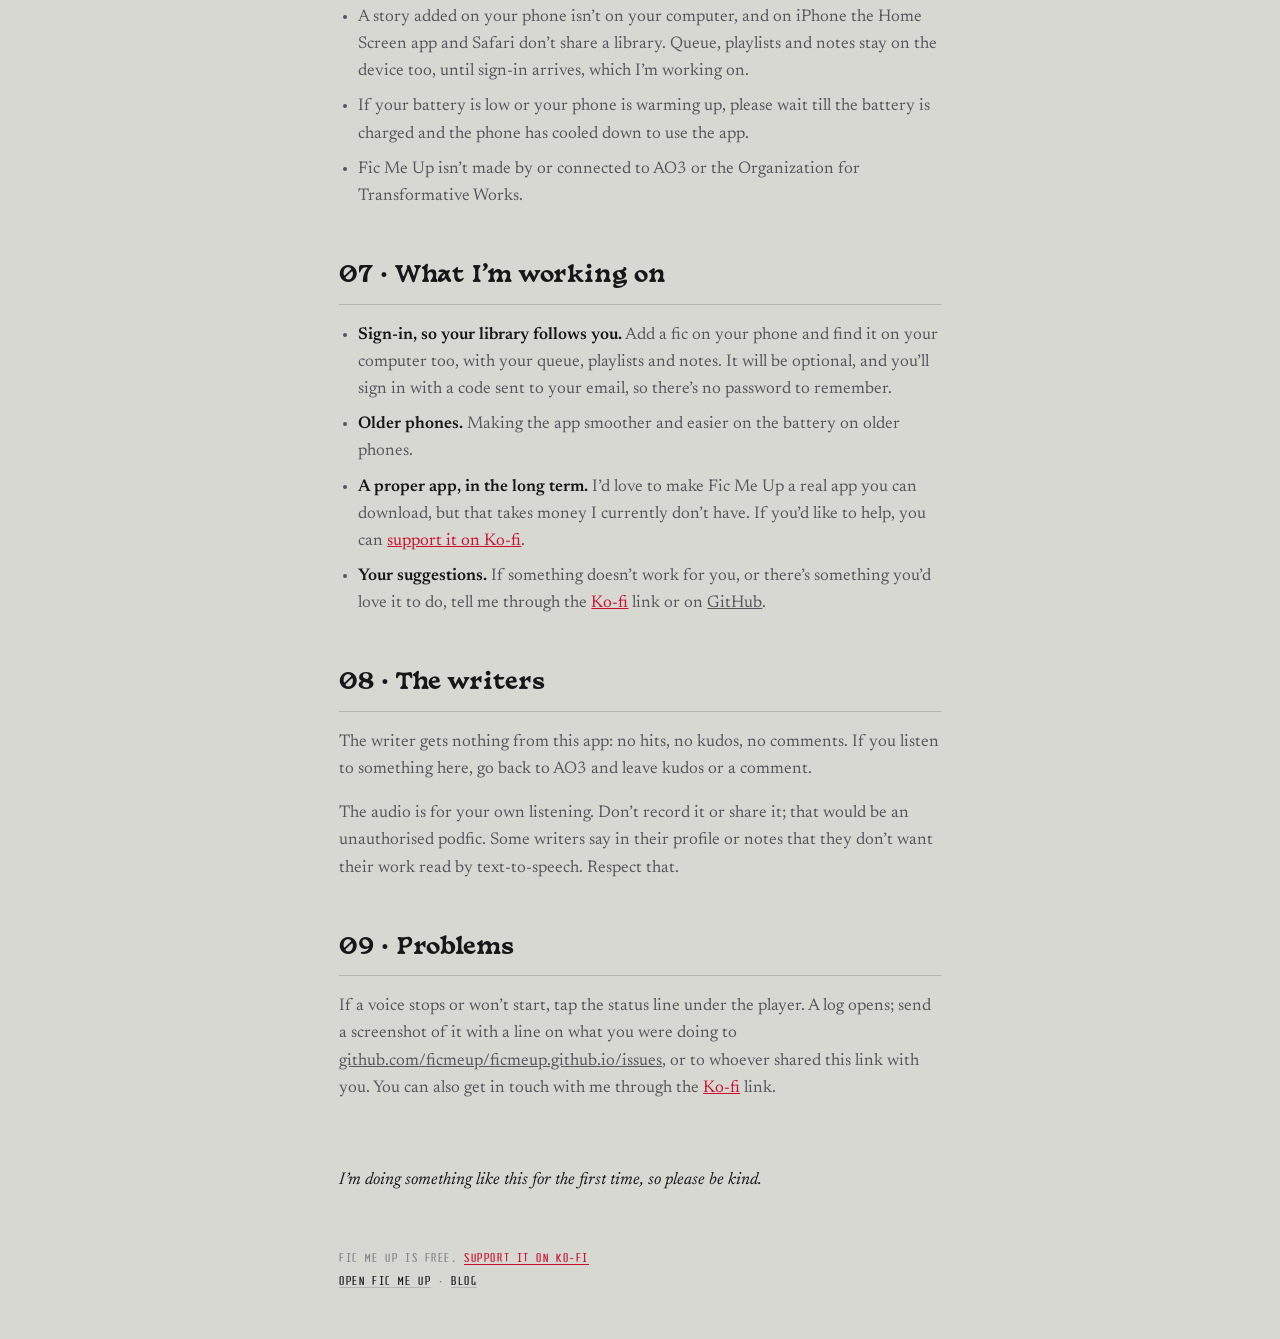
<file: guide.html>
<!doctype html>
<html lang="en">
<head>
<meta charset="utf-8">
<meta name="viewport" content="width=device-width, initial-scale=1, viewport-fit=cover">
<meta name="color-scheme" content="dark light">
<meta name="theme-color" content="#050505">
<meta name="description" content="How to use Fic Me Up: AO3 works read aloud on your own device, free.">
<title>Fic Me Up · Guide</title>
<link rel="icon" type="image/svg+xml" href="icons/icon.svg">
<link rel="icon" type="image/png" sizes="32x32" href="icons/favicon-32.png">
<link rel="apple-touch-icon" href="icons/apple-touch-icon.png">
<script>
  (function () {
    var stored = null;
    try { stored = localStorage.getItem('fic-listener-room'); } catch (e) {}
    var room = stored || (matchMedia('(prefers-color-scheme: light)').matches ? 'paper' : 'dark');
    document.documentElement.setAttribute('data-room', room);
  })();
</script>
<link rel="preconnect" href="https://fonts.googleapis.com">
<link rel="preconnect" href="https://fonts.gstatic.com" crossorigin>
<link href="https://fonts.googleapis.com/css2?family=Newsreader:ital,opsz,wght@0,6..72,400;0,6..72,600;1,6..72,400&display=swap" rel="stylesheet">
<link rel="stylesheet" href="style.css?v=63">
<script data-goatcounter="https://ficmeup.goatcounter.com/count" async src="https://gc.zgo.at/count.js"></script>
</head>
<body>

<header class="topbar">
  <div class="left">
    <a class="text-btn" href="./" style="text-decoration:none">← App</a>
    <svg class="brand-icon" viewBox="80 160 864 704" aria-hidden="true"><circle cx="122" cy="512" r="30"/><circle cx="200" cy="512" r="30"/><circle cx="278" cy="512" r="30"/><circle cx="284" cy="434" r="30"/><circle cx="356" cy="434" r="30"/><circle cx="356" cy="512" r="30"/><circle cx="356" cy="590" r="30"/><circle cx="434" cy="316" r="30"/><circle cx="434" cy="394" r="30"/><circle cx="434" cy="472" r="30"/><circle cx="434" cy="550" r="30"/><circle cx="434" cy="628" r="30"/><circle cx="434" cy="706" r="30"/><circle cx="512" cy="200" r="30"/><circle cx="512" cy="278" r="30"/><circle cx="512" cy="356" r="30"/><circle cx="512" cy="434" r="30"/><circle cx="512" cy="512" r="30"/><circle cx="512" cy="590" r="30"/><circle cx="512" cy="668" r="30"/><circle cx="512" cy="746" r="30"/><circle cx="512" cy="824" r="30"/><circle cx="590" cy="434" r="30"/><circle cx="590" cy="512" r="30"/><circle cx="590" cy="590" r="30"/><circle cx="590" cy="668" r="30"/><circle cx="668" cy="238" r="30"/><circle cx="668" cy="316" r="30"/><circle cx="668" cy="394" r="30"/><circle cx="668" cy="472" r="30"/><circle cx="668" cy="550" r="30"/><circle cx="668" cy="628" r="30"/><circle cx="668" cy="706" r="30"/><circle cx="668" cy="784" r="30"/><circle cx="746" cy="356" r="30"/><circle cx="746" cy="434" r="30"/><circle cx="746" cy="512" r="30"/><circle cx="746" cy="590" r="30"/><circle cx="746" cy="668" r="30"/><circle cx="824" cy="512" r="30"/><circle cx="905" cy="512" r="30"/></svg>
    <span class="brand">Guide</span>
  </div>
  <nav>
    <div class="roomtog" role="group" aria-label="Room">
      <button type="button" data-room="dark">Space</button>
      <button type="button" data-room="paper">Paper</button>
      <button type="button" data-room="work">Work</button>
    </div>
  </nav>
</header>

<main class="page guide">
  <section class="open">
    <h2>HOW TO USE FIC ME UP</h2>
    <div class="cta"><a class="primary-btn" href="./">Open Fic Me Up</a></div>
  </section>

  <dl class="facts">
    <dt>Cost</dt><dd>Free. No account, no sign-up.</dd>
    <dt>Your library</dt><dd>Stays on the device you add it on. Nothing is uploaded.</dd>
    <dt class="not-work">AO3</dt><dd class="not-work">The app makes no requests to AO3. You download the work, or it reads the page you already have open.</dd>
    <dt>Works on</dt><dd>iPhone, iPad, Android and computers, in the browser.</dd>
  </dl>

  <section>
    <div class="sechead"><h3>01 · Put it on your Home Screen</h3><span class="mono">Recommended</span></div>
    <p>Use Fic Me Up as an app, and add all your fics to it.</p>
    <ul>
      <li><b>iPhone and iPad.</b> Open <b>ficmeup.github.io</b> in your browser, tap <b>Share</b>, then <b>Add to Home Screen</b>. Open it from the new Home Screen icon from now on.</li>
      <li><b>Android.</b> Open it in Chrome, tap the menu (⋮), then <b>Add to Home screen</b>.</li>
      <li><b>Computer.</b> A bookmark is enough.</li>
    </ul>
    <p><b>Tip:</b> On iPhone, the Home Screen app and Safari keep separate libraries. Stick to the Home Screen app and every fic you add stays in one place, with its voice downloaded once, as browsers may clear your data regularly and you could lose your fics.</p>
  </section>

  <section id="add">
    <div class="sechead"><h3>02 · Add a fic</h3></div>
    <p>You can use Fic Me Up directly from your browser, your bookmarks, or the Home Screen app.</p>
    <ol class="ways">
      <li><span class="not-work"><b>Download a fic from AO3.</b> On the fic, tap <b>Entire Work</b>, then <b>Download</b> → <b>EPUB</b>. Tap</span><span class="only-work"><b>Open a downloaded file.</b> Tap</span> <b>Open a file</b>, find the fic and go your merry way. :)</li>
      <li><b>Similarly, other books from your collection</b> can be listened to through Fic Me Up (it won’t work on books bought through Books, Kindle and so on). You know what, you’re allowed to listen to your school or work docs too.</li>
      <li><b>Copy the text, from any website.</b> In Safari, tap <b>aA</b> → <b>Show Reader</b><span class="not-work"> (on AO3, tap <b>Entire Work</b> first if it has chapters)</span>. Press and hold on the text, tap <b>Select All</b>, then <b>Copy</b>. In Fic Me Up, tap <b>Paste</b>.</li>
      <li><b>On a computer. Use the Listen bookmark.</b></li>
      <li><b>On iPhones.</b>
        <ol>
          <li><button class="secondary-btn" id="bmCopy" type="button">Copy the Listen code</button></li>
          <li>Open any web page → <b>Share</b> → <b>Add Bookmark</b>. Name the bookmark <b>Listen</b> and save it to the folder <b>Favorites</b>.</li>
          <li>Go to <b>Bookmarks</b> → <b>Favorites</b> and <b>Edit</b> the <b>Listen</b> bookmark. Replace the address with the code copied above. Tap <b>Done</b>.</li>
          <li><span class="not-work">Open AO3 in your browser → tap <b>Entire Work</b> → </span><span class="only-work">Open the page in your browser → </span>tap <b>⋯</b> → click <b>Bookmarks</b> → <b>Listen</b>. It opens Fic Me Up, and you can listen away. On a phone, choose one of the two options: <b>Open in browser</b>, or <b>Copy for the Home Screen app</b>.</li>
        </ol>
      </li>
      <li><b>Home Screen app.</b> Once you’ve added a fic from the Home Screen app, it should work exactly like in a browser.</li>
    </ol>
  </section>

  <section>
    <div class="sechead"><h3>03 · Choose a voice</h3></div>
    <p>Tap the line under the play button to open speed, voice and sleep timer. Voices that need a download have a <b>Preview</b> first; nothing downloads until you tap <b>Download</b>.</p>
    <dl class="facts">
      <dt>Piper</dt><dd>12 voices. 60 MB each, downloaded once. Phones and computers. Keeps reading with the screen locked. Linda and Cori are trained on audiobook narration.</dd>
      <dt>Kokoro</dt><dd>12 voices. 310 MB, downloaded once. Computers only; too heavy for a phone browser.</dd>
      <dt>Built-in</dt><dd>No download. Stops when the screen locks.</dd>
    </dl>
    <p>Use Wi-Fi for the first download.</p>
    <p><b>Tip:</b> Once you start playing a fic, stay on the screen, unlocked, for a minute or two for a lag-free experience.</p>
  </section>

  <section>
    <div class="sechead"><h3>04 · Listening</h3></div>
    <ul>
      <li>Play once. It reads to the end of the work, chapter to chapter.</li>
      <li>Tap any sentence to start from there. ⟲30 and 30⟳ skip 30 seconds; the arrows move one sentence.</li>
      <li><b>Sleep timer:</b> 15, 30, 45 or 60 minutes, or the end of the chapter.</li>
      <li>Speed runs from 0.5× to 2×. Each <span class="not-work">story</span><span class="only-work">document</span> keeps its own memory.</li>
      <li>Your place is saved. Open the <span class="not-work">story</span><span class="only-work">document</span> again and it picks up at the same sentence.</li>
      <li>With a Piper voice, play, pause and skip also work from the lock screen.</li>
      <li>The chapter list stays at the top while you scroll. Pick a chapter to go straight to it.<span class="not-work"> <b>AO3 ↗</b> beside it opens the fic’s AO3 page.</span></li>
    </ul>
  </section>

  <section>
    <div class="sechead"><h3>05 · Queue, playlists, notes</h3></div>
    <ul>
      <li><b>⋯</b> on a fic: Play next, Add to queue, add it to a playlist or start a new one, or <b>Share</b> its<span class="not-work"> AO3</span> link.</li>
      <li>When a <span class="not-work">story</span><span class="only-work">document</span> ends, the next one in the queue starts after 8 seconds. <b>Stay here</b> stops it.</li>
      <li>A playlist’s <b>Play all</b> plays it in order. <b>Share</b> sends it as <span class="not-work">an AO3</span><span class="only-work">a</span> link. Whoever opens it gets the playlist, with links<span class="not-work"> to AO3</span> for any fic they haven’t added yet.</li>
      <li><b>Your notes</b>, above each fic, save as you type. The <b>Notes</b> tab in the library lists every fic you’ve written notes on.</li>
      <li class="not-work">At the end of a story: <b>Leave kudos on AO3</b>. There is no rating inside the app; kudos and comments on AO3 are what the writer sees.</li>
    </ul>
  </section>

  <section>
    <div class="sechead"><h3>06 · What it can’t do</h3></div>
    <ul>
      <li>Safari lets websites use a basic set of built-in voices only. Premium, Enhanced and Siri voices you’ve downloaded in Settings don’t appear.</li>
      <li>The app may not work properly on older phones, and it may drain the battery faster on them. I’m trying to sort this out, but there’s only so much I can do.</li>
      <li>A <span class="not-work">story</span><span class="only-work">document</span> added on your phone isn’t on your computer, and on iPhone the Home Screen app and Safari don’t share a library. Queue, playlists and notes stay on the device too, until sign-in arrives, which I’m working on.</li>
      <li>If your battery is low or your phone is warming up, please wait till the battery is charged and the phone has cooled down to use the app.</li>
      <li class="not-work">Fic Me Up isn’t made by or connected to AO3 or the Organization for Transformative Works.</li>
    </ul>
  </section>


  <section>
    <div class="sechead"><h3>07 · What I’m working on</h3></div>
    <ul>
      <li><b>Sign-in, so your library follows you.</b> Add a fic on your phone and find it on your computer too, with your queue, playlists and notes. It will be optional, and you’ll sign in with a code sent to your email, so there’s no password to remember.</li>
      <li><b>Older phones.</b> Making the app smoother and easier on the battery on older phones.</li>
      <li><b>A proper app, in the long term.</b> I’d love to make Fic Me Up a real app you can download, but that takes money I currently don’t have. If you’d like to help, you can <a class="kofi" href="https://ko-fi.com/thisandthatspace" target="_blank" rel="noopener">support it on Ko-fi</a>.</li>
      <li><b>Your suggestions.</b> If something doesn’t work for you, or there’s something you’d love it to do, tell me through the <a class="kofi" href="https://ko-fi.com/thisandthatspace" target="_blank" rel="noopener">Ko-fi</a> link or on <a href="https://github.com/ficmeup/ficmeup.github.io/issues" target="_blank" rel="noopener">GitHub</a>.</li>
    </ul>
  </section>

  <section>
    <div class="sechead"><h3>08 · The writers</h3></div>
    <p>The writer gets nothing from this app: no hits, no kudos, no comments. If you listen to something here, go back to <span class="not-work">AO3</span><span class="only-work">where you found it</span> and leave kudos or a comment.</p>
    <p>The audio is for your own listening. Don’t record it or share it; that would be an unauthorised podfic. Some writers say in their profile or notes that they don’t want their work read by text-to-speech. Respect that.</p>
  </section>

  <section>
    <div class="sechead"><h3>09 · Problems</h3></div>
    <p>If a voice stops or won’t start, tap the status line under the player. A log opens; send a screenshot of it with a line on what you were doing to <a href="https://github.com/ficmeup/ficmeup.github.io/issues" target="_blank" rel="noopener">github.com/ficmeup/ficmeup.github.io/issues</a>, or to whoever shared this link with you. You can also get in touch with me through the <a class="kofi" href="https://ko-fi.com/thisandthatspace" target="_blank" rel="noopener">Ko-fi</a> link.</p>
  </section>

  <p class="kind">I’m doing something like this for the first time, so please be kind.</p>

  <footer class="foot mono">
    <span>Fic Me Up is free. <a class="kofi" href="https://ko-fi.com/thisandthatspace" target="_blank" rel="noopener">Support it on Ko-fi</a></span>
    <span><a href="./">Open Fic Me Up</a><span class="not-work"> · <a href="blog/">Blog</a></span></span>
  </footer>
</main>

<script src="listen.js?v=63"></script>
<script>
  (function () {
    // the same Listen code the app gives, pointing at the app next to this guide
    var copy = document.getElementById('bmCopy');
    var app = location.origin + location.pathname.replace(/guide\.html$/, '');
    var code = Listen.code(app, location.origin);
    copy.addEventListener('click', function () {
      (navigator.clipboard ? navigator.clipboard.writeText(code) : Promise.reject()).then(function () {
        copy.textContent = 'Copied';
      }, function () { prompt('Copy the code:', code); });
    });
  })();
  (function () {
    var buttons = document.querySelectorAll('.roomtog button');
    function apply(room) {
      document.documentElement.setAttribute('data-room', room);
      buttons.forEach(function (b) { b.setAttribute('aria-pressed', String(b.dataset.room === room)); });
      var meta = document.querySelector('meta[name="theme-color"]');
      if (meta) meta.setAttribute('content', ({ dark: '#050505', paper: '#D8D8D3', work: '#FFFFFF' })[room] || '#050505');
    }
    apply(document.documentElement.getAttribute('data-room'));
    buttons.forEach(function (b) {
      b.addEventListener('click', function () {
        try { localStorage.setItem('fic-listener-room', b.dataset.room); } catch (e) {}
        apply(b.dataset.room);
      });
    });
  })();
</script>
</body>
</html>
</file>
<file: style.css>
/* Fic Me Up, set in the This&That Space system:
   three rooms (dark, shown as Space / paper / work), mono uppercase utility labels, square edges,
   ink-on-ground controls, and a slow colour field that moves only while
   something is being read. */

@font-face { font-family: 'Steps Mono'; src: url(fonts/steps-mono.otf) format('opentype'); font-display: swap; }
@font-face { font-family: 'TINY'; src: url(fonts/tiny.woff2) format('woff2'); font-display: swap; }
@font-face { font-family: 'Basteleur Bold'; src: url(fonts/basteleur-bold.woff2) format('woff2'); font-display: swap; }

:root {
  --ground: #050505;
  --raise:  #0B0B0D;
  --ink:    #EFEFF1;
  --dim:    #8C8C95;
  --faint:  #5C5C65;
  --rule:   rgba(255,255,255,0.13);
  --hair:   rgba(255,255,255,0.07);
  --scrim:  rgba(5,5,5,0.62);
  --field-opacity: 0.34;
  --kofi: #FF4D4D;
  --read:  'Newsreader', 'Iowan Old Style', Georgia, serif;
  --mono:  'Steps Mono', ui-monospace, 'SF Mono', SFMono-Regular, Menlo, Consolas, monospace;
  --head:  'TINY', var(--mono);
  --gut:   clamp(16px, 4vw, 52px);
  --player-h: 236px;
  /* the colour field; set per story from app.js */
  --h1: 318; --h2: 190;
  color-scheme: dark;
}
:root[data-room="paper"] {
  --ground: #D8D8D3;
  --raise:  #E4E4DF;
  --ink:    #17171A;
  --dim:    #55555D;
  --faint:  #83838C;
  --rule:   rgba(0,0,0,0.17);
  --hair:   rgba(0,0,0,0.09);
  --scrim:  rgba(216,216,211,0.74);
  --field-opacity: 0.42;
  --kofi: #C8102E;
  --head:  'Basteleur Bold', Georgia, serif;
  color-scheme: light;
}
/* Work: the same app, kept plain for an office screen. White page, black
   text, the computer's own fonts, no colour field and no logo artwork. */
:root[data-room="work"] {
  --ground: #FFFFFF;
  --raise:  #F5F5F5;
  --ink:    #1A1A1A;
  --dim:    #555555;
  --faint:  #808080;
  --rule:   rgba(0,0,0,0.15);
  --hair:   rgba(0,0,0,0.08);
  --scrim:  rgba(255,255,255,0.94);
  --field-opacity: 0;
  --kofi: #1A1A1A;
  --read:  -apple-system, BlinkMacSystemFont, 'Segoe UI', Roboto, Helvetica, Arial, sans-serif;
  --mono:  var(--read);
  --head:  var(--read);
  color-scheme: light;
}
/* Work never mentions AO3: .not-work hides in Work, .only-work shows only there */
:root:not([data-room="work"]) .only-work { display: none !important; }
:root[data-room="work"] .not-work,
:root[data-room="work"] .work-info { display: none !important; }
:root[data-room="work"] #field,
:root[data-room="work"] .open .logo { display: none; }
:root[data-room="work"] body { font-size: 16px; }
:root[data-room="work"] .mono,
:root[data-room="work"] .label,
:root[data-room="work"] .topbar { letter-spacing: 0.04em; }
:root[data-room="work"] .brand { font-weight: 600; }

* { box-sizing: border-box; }
[hidden] { display: none !important; }

html { -webkit-text-size-adjust: 100%; }
body {
  margin: 0;
  background: var(--ground);
  color: var(--ink);
  font: 17px/1.6 var(--read);
  -webkit-font-smoothing: antialiased;
  overflow-x: hidden;
  transition: background 700ms ease, color 700ms ease;
}
button, input, select, textarea { font: inherit; color: inherit; }
a { color: inherit; }
:focus-visible { outline: 1px solid var(--ink); outline-offset: 3px; }
b, strong { font-weight: 600; }

/* ---------- the colour field ---------- */
/* Two soft pools of colour that drift on a 40s cycle while a story is being
   read, and hold still when it pauses. Gradients only (no canvas, no blur
   filter) so it costs almost nothing next to the voice engine. */
#field {
  position: fixed; inset: -20%;
  z-index: 0; pointer-events: none;
  opacity: 0;
  background:
    radial-gradient(40% 36% at 30% 32%, hsl(var(--h1) 90% 50% / 0.9), transparent 70%),
    radial-gradient(44% 40% at 72% 68%, hsl(var(--h2) 90% 48% / 0.85), transparent 72%);
  transition: opacity 1100ms ease;
  animation: drift 40s ease-in-out infinite alternate;
  animation-play-state: paused;
}
body.reading #field { opacity: var(--field-opacity); }
body.playing #field { animation-play-state: running; }
:root[data-room="paper"] #field, :root[data-room="work"] #field { mix-blend-mode: multiply; }
@keyframes drift {
  0%   { transform: translate(0, 0) rotate(0deg) scale(1); }
  50%  { transform: translate(6%, -4%) rotate(14deg) scale(1.08); }
  100% { transform: translate(-5%, 5%) rotate(-10deg) scale(0.96); }
}
@media (prefers-reduced-motion: reduce) { #field { animation: none; } }
.topbar, .page, .player { position: relative; z-index: 1; }

/* ---------- chrome ---------- */
.mono, .label {
  font-family: var(--mono); font-size: 10.5px;
  letter-spacing: 0.15em; text-transform: uppercase; color: var(--faint);
}

.topbar {
  position: sticky; top: 0; z-index: 20;
  display: flex; justify-content: space-between; align-items: center; gap: 16px;
  padding: calc(14px + env(safe-area-inset-top)) var(--gut) 14px;
  font-family: var(--mono); font-size: 10.5px; letter-spacing: 0.18em; text-transform: uppercase;
  border-bottom: 1px solid var(--hair);
  background: var(--scrim);
  -webkit-backdrop-filter: blur(18px); backdrop-filter: blur(18px);
}
.topbar .left { display: flex; align-items: center; gap: 16px; min-width: 0; }
/* the dotted-wave icon: mint in the dark room, ink on paper */
.brand-icon { width: 22px; height: 18px; flex: none; fill: #D4EEEC; margin-right: -6px; }
:root[data-room="paper"] .brand-icon, :root[data-room="work"] .brand-icon { fill: var(--ink); }
.brand {
  margin: 0; font-family: var(--head); font-weight: 400;
  font-size: 20px; letter-spacing: 0.16em; text-transform: uppercase;
  white-space: nowrap; overflow: hidden; text-overflow: ellipsis;
}
:root[data-room="paper"] .brand, :root[data-room="work"] .brand { font-size: 17px; letter-spacing: -0.005em; text-transform: none; }
.topbar nav { display: flex; align-items: center; gap: 18px; color: var(--dim); }
.topbar nav a { text-decoration: none; }
.topbar nav a:hover { color: var(--ink); }
.text-btn {
  background: none; border: none; padding: 0; cursor: pointer; color: var(--dim);
  font: inherit; letter-spacing: inherit; text-transform: inherit; white-space: nowrap;
}
.text-btn:hover { color: var(--ink); }

.roomtog { display: flex; border: 1px solid var(--rule); }
.roomtog button {
  font: inherit; letter-spacing: inherit; text-transform: inherit;
  background: none; border: none; cursor: pointer;
  padding: 5px 9px; color: var(--faint);
  transition: color 200ms, background 200ms;
}
.roomtog button[aria-pressed="true"] { color: var(--ground); background: var(--ink); }

/* ---------- page ---------- */
.page { max-width: 44rem; margin: 0 auto; padding: 0 var(--gut) 48px; }

.open { padding: clamp(36px, 8vh, 80px) 0 clamp(20px, 4vh, 36px); display: grid; gap: 16px; }
.open h2 {
  margin: 0; font: 400 clamp(26px, 5vw, 40px)/1.08 var(--read);
  letter-spacing: -0.02em; text-wrap: balance;
}
.open p { margin: 0; color: var(--dim); max-width: 52ch; }
/* the "fic me up!" artwork, on a transparent background in both rooms */
.open .logo { display: block; width: min(240px, 60vw); height: auto; margin-bottom: 8px; }

.sechead {
  display: flex; justify-content: space-between; align-items: baseline; gap: 16px; flex-wrap: wrap;
  padding: 28px 0 14px; border-bottom: 1px solid var(--rule);
}
.sechead h3 {
  margin: 0; font: 400 clamp(25px, 3.6vw, 31px)/1.2 var(--head);
  letter-spacing: 0.08em; text-transform: uppercase;
}
:root[data-room="paper"] .sechead h3, :root[data-room="work"] .sechead h3 { font-size: clamp(18px, 2.6vw, 22px); letter-spacing: -0.005em; text-transform: none; }

.hint { color: var(--dim); font-size: 15px; }
.hint b { color: var(--ink); }

/* buttons: square, mono, ink on ground when primary */
.btn, .primary-btn, .secondary-btn {
  display: inline-flex; align-items: center; justify-content: center; gap: 8px;
  font-family: var(--mono); font-size: 10.5px; letter-spacing: 0.15em; text-transform: uppercase;
  padding: 11px 16px; border: 1px solid var(--rule); border-radius: 0;
  background: transparent; color: var(--ink); cursor: pointer; text-decoration: none;
  transition: border-color 180ms, background 180ms, color 180ms;
}
.secondary-btn:hover { border-color: var(--ink); }
.primary-btn { background: var(--ink); color: var(--ground); border-color: var(--ink); }
.primary-btn:hover { opacity: 0.86; }
.primary-btn:disabled, .secondary-btn:disabled { opacity: 0.45; cursor: default; }
/* The real file input sits invisibly on top of the button, so a tap lands on it
   directly. iPhone Safari won't open the picker for a display:none input. */
.file-btn { position: relative; overflow: hidden; }
.file-btn input {
  position: absolute; inset: 0; width: 100%; height: 100%;
  opacity: 0; cursor: pointer; font-size: 200px;
}
.link-btn {
  background: none; border: none; padding: 0 0 2px; margin-left: 8px; cursor: pointer;
  font: inherit; letter-spacing: inherit; text-transform: inherit;
  color: var(--ink); border-bottom: 1px solid var(--rule);
}

/* collapsible rows */
details { border-bottom: 1px solid var(--rule); }
summary {
  list-style: none; cursor: pointer; padding: 16px 0;
  display: flex; justify-content: space-between; align-items: center;
  font-family: var(--mono); font-size: 10.5px; letter-spacing: 0.15em; text-transform: uppercase; color: var(--dim);
}
summary::-webkit-details-marker { display: none; }
summary::after { content: '+'; font-size: 14px; color: var(--faint); }
details[open] summary::after { content: '−'; }
details[open] summary { color: var(--ink); }
details > :last-child { margin-bottom: 18px; }
details p { color: var(--dim); }
details p b { color: var(--ink); }
details ol, details ul { padding-left: 1.2rem; color: var(--dim); }
details li { margin-bottom: 6px; }
input[type=text], textarea {
  display: block; width: 100%; margin: 0 0 10px; padding: 12px;
  border: 1px solid var(--rule); border-radius: 0; background: transparent;
  font: 16px/1.5 var(--read);
}
input[type=text]:focus, textarea:focus { outline: none; border-color: var(--ink); }
.bookmarklet {
  display: inline-block; padding: 10px 16px;
  font-family: var(--mono); font-size: 10.5px; letter-spacing: 0.15em; text-transform: uppercase;
  background: var(--ink); color: var(--ground); text-decoration: none;
}

.add-row { display: flex; gap: 10px; flex-wrap: wrap; padding: 18px 0 6px; }
/* messages stand out: the same tint as the sentence being read, with an edge */
#status {
  margin: 14px 0 0; padding: 12px 14px; font-size: 15px; color: var(--ink);
  background: hsl(var(--h1) 85% 50% / 0.18); border-left: 3px solid hsl(var(--h1) 85% 60%);
}
:root[data-room="paper"] #status { background: hsl(var(--h1) 80% 55% / 0.2); border-left-color: hsl(var(--h1) 70% 45%); }
:root[data-room="work"] #status { background: rgba(0,0,0,0.06); border-left-color: var(--ink); }
#status:empty { display: none; }
.text .chapters { display: contents; }
.text .chapter-step { display: block; margin: 28px 0; }
#status .status-action { display: table; margin-top: 10px; text-decoration: none; }

/* ---------- library ---------- */
.library { list-style: none; margin: 0; padding: 0; }
.library li { display: flex; align-items: stretch; border-bottom: 1px solid var(--rule); }
.library .open {
  all: unset; flex: 1; min-width: 0; cursor: pointer;
  padding: 18px 0; display: grid; gap: 6px;
}
.library .open b { font: 400 20px/1.25 var(--read); letter-spacing: -0.01em; overflow-wrap: anywhere; }
.library .open span {
  font-family: var(--mono); font-size: 10px; letter-spacing: 0.14em; text-transform: uppercase;
  color: var(--faint); font-variant-numeric: tabular-nums;
}
.library .open:hover b { text-decoration: underline; text-decoration-thickness: 1px; text-underline-offset: 4px; }
.library .open:focus-visible { outline: 1px solid var(--ink); outline-offset: 3px; }
.library .delete {
  background: none; border: none; padding: 0 0 0 16px; cursor: pointer;
  font-family: var(--mono); font-size: 10px; letter-spacing: 0.14em; text-transform: uppercase; color: var(--faint);
}
.library .delete:hover { color: var(--ink); }
#emptyLibrary { padding: 18px 0; margin: 0; }

.foot { padding: 40px 0 0; display: grid; gap: 6px; }
.foot a { color: var(--ink); text-decoration: none; border-bottom: 1px solid var(--rule); }
/* Ko-fi is always red, wherever it appears */
a.kofi, .foot a.kofi { color: var(--kofi); border-color: var(--kofi); }
a.secondary-btn.kofi:hover { background: var(--kofi); color: var(--ground); }
.guide .kind { margin-top: 40px; color: var(--ink); font-style: italic; }

/* ---------- reader ---------- */
.reader { max-width: 40rem; padding-bottom: calc(var(--player-h) + 40px); }
.chapter-bar {
  position: sticky; top: var(--topbar-h, 52px); z-index: 5;
  padding: 10px 0; margin: 8px calc(-1 * var(--gut)) 0; padding-inline: var(--gut);
  background: var(--ground);
  border-bottom: 1px solid var(--hair);
}
.chapter-bar select, .settings select {
  width: 100%; padding: 10px 30px 10px 12px; border: 1px solid var(--rule); border-radius: 0;
  background-color: var(--ground); color: var(--ink); appearance: none; -webkit-appearance: none;
  font-family: var(--mono); font-size: 10.5px; letter-spacing: 0.12em; text-transform: uppercase;
  background-image: linear-gradient(45deg, transparent 50%, var(--dim) 50%), linear-gradient(135deg, var(--dim) 50%, transparent 50%);
  background-position: calc(100% - 17px) 50%, calc(100% - 12px) 50%;
  background-size: 5px 5px; background-repeat: no-repeat;
}
.text { font: var(--text-size, 19px)/1.78 var(--story-font, var(--read)); overflow-wrap: break-word; }
.text h2 {
  margin: 48px 0 20px; padding-bottom: 12px; border-bottom: 1px solid var(--rule);
  font: 400 11px/1.4 var(--mono); letter-spacing: 0.18em; text-transform: uppercase; color: var(--dim);
}
.text h2:first-child { margin-top: 28px; }
.text p { margin: 0 0 1.05em; }
.text .s { cursor: pointer; transition: background-color 400ms ease, box-shadow 400ms ease; }
/* the sentence being read takes the field's first colour */
.text .s.current {
  background: hsl(var(--h1) 85% 50% / 0.26);
  box-shadow: 0 0 0 3px hsl(var(--h1) 85% 50% / 0.26);
}
:root[data-room="paper"] .text .s.current {
  background: hsl(var(--h1) 80% 55% / 0.24);
  box-shadow: 0 0 0 3px hsl(var(--h1) 80% 55% / 0.24);
}
:root[data-room="work"] .text .s.current {
  background: rgba(0,0,0,0.07);
  box-shadow: 0 0 0 3px rgba(0,0,0,0.07);
}

/* ---------- player ---------- */
.player {
  position: fixed; left: 0; right: 0; bottom: 0; z-index: 20;
  padding: 12px var(--gut) calc(12px + env(safe-area-inset-bottom));
  border-top: 1px solid var(--hair);
  background: var(--scrim);
  -webkit-backdrop-filter: blur(20px); backdrop-filter: blur(20px);
  /* never taller than the screen: with settings and the log open it scrolls inside,
     so the controls can't end up pushed off the top where nothing can reach them */
  max-height: calc(100vh - var(--topbar-h, 52px) - 8px);
  max-height: calc(100dvh - var(--topbar-h, 52px) - 8px);
  overflow-y: auto; overscroll-behavior: contain; -webkit-overflow-scrolling: touch;
}
.controls { display: flex; justify-content: center; align-items: center; gap: 10px; }
.player.tall .controls { position: sticky; top: -12px; z-index: 1; margin-top: -12px; padding-top: 12px; background: var(--ground); }
.icon-btn {
  display: grid; place-items: center; width: 44px; height: 44px;
  background: none; border: none; border-radius: 0; cursor: pointer; color: var(--dim);
  transition: color 180ms;
}
.icon-btn:hover { color: var(--ink); }
.icon-btn svg { width: 22px; height: 22px; fill: currentColor; }
.icon-btn.play { width: 56px; height: 56px; background: var(--ink); color: var(--ground); margin: 0 6px; }
.icon-btn.play:hover { color: var(--ground); opacity: 0.86; }
.icon-btn.play svg { width: 24px; height: 24px; }
.icon-btn.skip text { font: 700 6.5px var(--mono); fill: currentColor; }

.settings {
  display: flex; gap: 14px 20px; flex-wrap: wrap;
  max-width: 40rem; margin: 12px auto 0;
}
.settings label { display: grid; gap: 6px; flex: 1 1 180px; min-width: 0; align-content: start; }
.settings label > span {
  font-family: var(--mono); font-size: 10px; letter-spacing: 0.15em; text-transform: uppercase; color: var(--faint);
  font-variant-numeric: tabular-nums;
}
.settings label > span b { color: var(--ink); font-weight: 400; }
.settings input[type=range] {
  width: 100%; height: 26px; margin: 0; background: transparent;
  -webkit-appearance: none; appearance: none;
}
.settings input[type=range]::-webkit-slider-runnable-track { height: 1px; background: var(--rule); }
.settings input[type=range]::-moz-range-track { height: 1px; background: var(--rule); }
.settings input[type=range]::-webkit-slider-thumb {
  -webkit-appearance: none; width: 14px; height: 14px; margin-top: -7px; background: var(--ink); border: none; border-radius: 0;
}
.settings input[type=range]::-moz-range-thumb { width: 14px; height: 14px; background: var(--ink); border: none; border-radius: 0; }

.download-prompt {
  max-width: 40rem; margin: 12px auto 0; padding: 12px 0 0; border-top: 1px solid var(--rule);
  display: grid; gap: 10px;
}
.download-prompt p { margin: 0; font-size: 15px; color: var(--dim); }
.download-prompt div { display: flex; gap: 8px; flex-wrap: wrap; }

.player-status {
  max-width: 40rem; margin: 10px auto 0; cursor: pointer; text-align: center;
  font-family: var(--mono); font-size: 10px; letter-spacing: 0.13em; text-transform: uppercase; color: var(--dim);
}
.player-status:empty { display: none; }
.player-status a { color: var(--ink); text-decoration: none; border-bottom: 1px solid var(--rule); }
.debug-log {
  max-width: 40rem; max-height: 30vh; overflow: auto; margin: 8px auto 0; padding: 10px;
  border: 1px solid var(--rule); font: 11px/1.5 var(--mono); white-space: pre-wrap; color: var(--dim);
}

/* ---------- guide page ---------- */
.guide section { padding-bottom: 8px; }
.guide p, .guide li { color: var(--dim); }
.guide p b, .guide li b { color: var(--ink); }
.guide ol, .guide ul { padding-left: 1.2rem; }
.guide li { margin-bottom: 8px; }
.guide .facts { display: grid; grid-template-columns: max-content 1fr; gap: 10px 18px; margin: 18px 0; }
.guide .facts dt { font-family: var(--mono); font-size: 10px; letter-spacing: 0.15em; text-transform: uppercase; color: var(--faint); padding-top: 5px; }
.guide .facts dd { margin: 0; color: var(--dim); }
.guide .cta { display: flex; gap: 10px; flex-wrap: wrap; margin: 8px 0 0; }

.settings-toggle {
  display: block; margin: 10px auto 0; padding: 6px 4px;
  background: none; border: none; cursor: pointer; text-align: center;
  font-family: var(--mono); font-size: 10px; letter-spacing: 0.15em; text-transform: uppercase;
  color: var(--dim); font-variant-numeric: tabular-nums;
  max-width: 100%; white-space: nowrap; overflow: hidden; text-overflow: ellipsis;
}
.settings-toggle:hover, .settings-toggle[aria-expanded="true"] { color: var(--ink); }

/* while reading, the top bar holds only the way back, the title and the room switch */
body.reading .topbar nav a { display: none; }

/* ---------- library views ---------- */
.tabs { display: flex; gap: 6px; flex-wrap: wrap; padding: 14px 0 4px; }
.fbtn {
  font-family: var(--mono); font-size: 9.5px; letter-spacing: 0.13em; text-transform: uppercase;
  padding: 7px 10px; border: 1px solid var(--rule); border-radius: 0;
  background: transparent; color: var(--dim); cursor: pointer; font-variant-numeric: tabular-nums;
  transition: border-color 180ms, color 180ms;
}
.fbtn:hover { border-color: var(--dim); color: var(--ink); }
.fbtn[aria-pressed="true"] { border-color: var(--ink); color: var(--ink); }
.view-actions { display: flex; gap: 8px; flex-wrap: wrap; padding: 10px 0 4px; }
.view-actions:empty { display: none; }
.library .delete { font-size: 18px; letter-spacing: 0; padding: 0 4px 0 16px; }

/* the ⋯ menu */
.sheet {
  width: min(28rem, calc(100vw - 32px)); margin: auto auto calc(16px + env(safe-area-inset-bottom));
  padding: 16px; border: 1px solid var(--rule); border-radius: 0;
  background: var(--raise); color: var(--ink);
}
.sheet::backdrop { background: rgba(0,0,0,0.5); }
.sheet .mono { margin: 0 0 10px; color: var(--dim); text-transform: none; letter-spacing: 0.02em; font-size: 12px; }
.sheet-actions { display: grid; }
.sheet-btn {
  text-align: left; padding: 14px 0; background: none; border: none; border-bottom: 1px solid var(--rule);
  font: 17px/1.3 var(--read); color: var(--ink); cursor: pointer;
}
.sheet-btn:last-child { color: var(--dim); }
.sheet form { margin-top: 12px; }
.sheet-close { width: 100%; }

/* ---------- inside a story: info, notes, end ---------- */
.work-info, .notes { border-bottom: 1px solid var(--rule); }
.work-info:first-child { margin-top: 18px; }
.work-info dl { display: grid; grid-template-columns: max-content 1fr; gap: 8px 16px; margin: 0 0 18px; }
.work-info dt {
  font-family: var(--mono); font-size: 9.5px; letter-spacing: 0.14em; text-transform: uppercase;
  color: var(--faint); padding-top: 4px;
}
.work-info dd { margin: 0; font-size: 15px; line-height: 1.5; color: var(--dim); overflow-wrap: anywhere; }
.notes textarea { font-size: 16px; margin-bottom: 16px; }
.finish { margin: 56px 0 24px; padding-top: 20px; border-top: 1px solid var(--rule); display: grid; gap: 12px; }
.finish p { margin: 0; color: var(--dim); font-size: 16px; }
.finish .mono { color: var(--faint); }
.finish .cta { display: flex; gap: 10px; flex-wrap: wrap; }

/* ---------- text size ---------- */
.settings .textsize { display: grid; gap: 6px; flex: 1 1 180px; }
.settings .textsize > span {
  font-family: var(--mono); font-size: 10px; letter-spacing: 0.15em; text-transform: uppercase; color: var(--faint);
}
.settings .textsize > span b { color: var(--ink); font-weight: 400; }
.settings .textsize div { display: flex; gap: 8px; }
.settings .textsize .secondary-btn { flex: 1; padding: 9px 0; font-size: 12px; letter-spacing: 0.05em; }

/* ---------- the minimised player ---------- */
.player.mini { padding-top: 14px; cursor: pointer; }
.player.mini::before {
  content: ''; position: absolute; top: 5px; left: 50%; width: 36px; height: 3px; margin-left: -18px;
  background: var(--rule);
}
.player.mini #prevBtn, .player.mini #nextBtn,
.player.mini .settings-toggle, .player.mini .settings, .player.mini .debug-log { display: none; }
.player.mini .icon-btn.play { width: 44px; height: 44px; }
.player.mini .controls { gap: 28px; }

/* ---------- long stories ---------- */
/* Only paragraphs near the screen are drawn. Jumping from the end of a long work to
   the top used to make Safari draw all of it at once, next to the voice engine's
   memory, and iOS closed the page. */
.text p, .text h2 { content-visibility: auto; contain-intrinsic-size: auto 5em; }
/* The blurred bars are costly to redraw while scrolling on phones; use solid ones there. */
@media (hover: none) {
  .topbar, .player { -webkit-backdrop-filter: none; backdrop-filter: none; }
  .topbar { background: var(--ground); }
  .player { background: var(--raise); }
}

/* notes view and shared-playlist entries */
.note-preview {
  display: block; font: italic 15px/1.5 var(--read); color: var(--dim);
  display: -webkit-box; -webkit-line-clamp: 3; -webkit-box-orient: vertical; overflow: hidden;
}
.library li.stub .open { text-decoration: none; color: inherit; }
.library li.stub b { color: var(--dim); }
.code {
  white-space: pre-wrap; overflow-wrap: anywhere; margin: 10px 0; padding: 12px;
  border: 1px solid var(--rule); font: 12px/1.5 var(--mono); color: var(--ink);
}

/* beta build */
.beta-tag { display: none; border: 1px solid var(--rule); padding: 3px 6px; color: var(--ink); }
html.beta .beta-tag { display: inline-block; }

/* the player's minimise / open button */
.player-toggle {
  position: absolute; top: 6px; right: calc(var(--gut) - 10px);
  width: 36px; height: 36px; display: grid; place-items: center;
  background: none; border: none; cursor: pointer; color: var(--dim);
}
.player-toggle:hover { color: var(--ink); }
.player-toggle svg { width: 20px; height: 20px; transition: transform 250ms ease; }
.player.mini .player-toggle { top: 8px; }
.player.mini .player-toggle svg { transform: rotate(180deg); }

.chapter-bar { display: flex; gap: 10px; align-items: center; }
.chapter-bar select { flex: 1; min-width: 0; }
.ao3-link {
  margin-left: auto; white-space: nowrap; text-decoration: none;
  font-family: var(--mono); font-size: 10.5px; letter-spacing: 0.15em; text-transform: uppercase;
  color: var(--ink); padding: 10px 12px; border: 1px solid var(--rule);
}
.ao3-link:hover { border-color: var(--ink); }

/* sleep timer buttons */
.settings .sleep { display: grid; gap: 6px; flex: 1 1 100%; }
.settings .sleep > span {
  font-family: var(--mono); font-size: 10px; letter-spacing: 0.15em; text-transform: uppercase; color: var(--faint);
}
.settings .sleep > span b { color: var(--ink); font-weight: 400; }
.chips { display: flex; gap: 6px; flex-wrap: wrap; }
.chips .fbtn { flex: 1 0 auto; padding: 9px 8px; }

/* phones: the colour field stays still (it kept the graphics chip busy the whole time) */
@media (hover: none) { #field { animation: none; } }
.guide .ways { padding-left: 1.4rem; }
.guide .ways li { margin-bottom: 14px; }
.guide .ways ol { margin: 8px 0; list-style-type: disc; }
.guide .ways ol li { margin-bottom: 6px; }
.guide .ways li::marker { font-family: var(--mono); font-size: 11px; color: var(--faint); }
/* the Listen steps use the same dots as the guide's other lists */
.guide .ways ol li::marker { font-family: inherit; font-size: inherit; color: inherit; }

/* pronunciations */
.pron-actions { display: flex; gap: 8px; flex-wrap: wrap; margin-bottom: 14px; }
.pron-actions select {
  padding: 10px; border: 1px solid var(--rule); border-radius: 0; background: var(--ground); color: var(--ink);
  font-family: var(--mono); font-size: 10.5px; letter-spacing: 0.1em; text-transform: uppercase;
}
.pron-list { list-style: none; padding: 0; margin: 0 0 14px; }
.pron-list li { display: flex; gap: 12px; align-items: baseline; padding: 8px 0; border-bottom: 1px solid var(--hair); color: var(--dim); }
.pron-list li span { flex: 1; min-width: 0; overflow-wrap: anywhere; }
.pron-list li b { color: var(--ink); }
#pronBox .label { margin: 14px 0 4px; }

/* press-and-hold a word -> Pronounce */
.pron-fab {
  position: fixed; left: 50%; transform: translateX(-50%); z-index: 30;
  bottom: calc(var(--player-h, 120px) + 12px);
  padding: 11px 16px; border: 1px solid var(--ink); background: var(--ink); color: var(--ground);
  font-family: var(--mono); font-size: 10.5px; letter-spacing: 0.14em; text-transform: uppercase;
  max-width: calc(100vw - 32px); white-space: nowrap; overflow: hidden; text-overflow: ellipsis;
  box-shadow: 0 8px 24px rgba(0,0,0,0.3);
}
#pronSheet input[type=text] { margin: 0 0 10px; }
#pronSheet .ps-hear { width: 100%; margin-bottom: 12px; }
#pronSheet .ps-tip { font-size: 13px; margin: 0 0 12px; }
</file>
